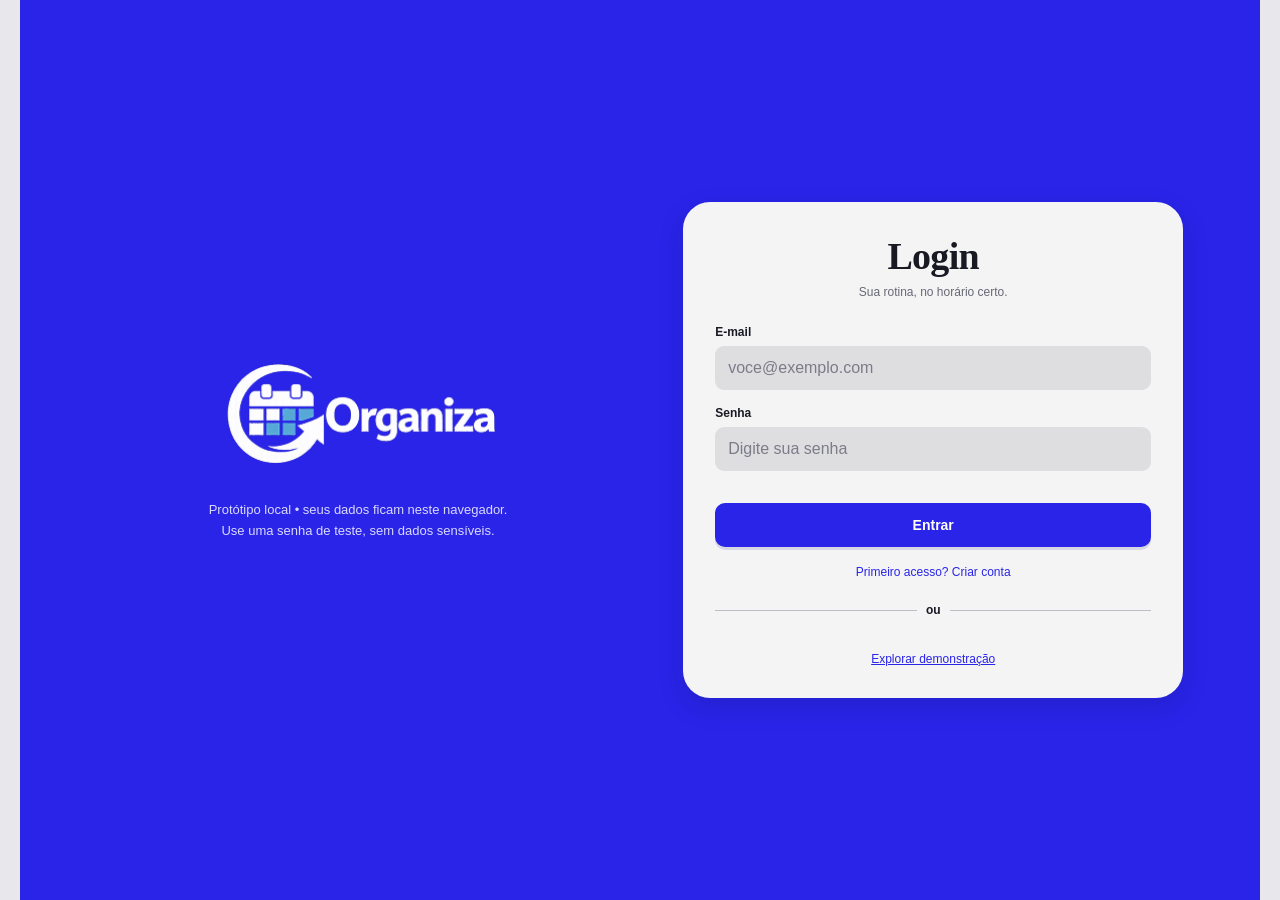
<file: index.html>
<!DOCTYPE html>
<html lang="pt-BR">
<head>
  <meta charset="UTF-8">
  <meta name="viewport" content="width=device-width, initial-scale=1, viewport-fit=cover">
  <meta name="theme-color" content="#2924e8">
  <meta name="description" content="Organiza: seus cursos, turmas e horários em um só lugar.">
  <title>Login | Organiza</title>
  <link rel="icon" type="image/png" href="assets/logo.png">
  <link rel="stylesheet" href="style.css?v=desktop-2">
  <script src="dados.js?v=perfis-2" defer></script>
  <script src="app.js?v=perfis-2" defer></script>
</head>
<body data-page="login">
  <div id="app" class="app">
<main class="auth">
  <div class="brand">
  <span class="brand-space">
    <img class="brand-image" src="assets/logo.png" width="278" height="119" alt="Organiza" onerror="this.hidden = true">
  </span>
</div>
  <section class="auth-card">
    <h1>Login</h1>
    <p class="muted">Sua rotina, no horário certo.</p>
    <form id="auth-form">
      
      <label>E-mail<input type="email" name="email" autocomplete="username" placeholder="voce@exemplo.com" maxlength="120" required></label>
      <label>Senha<input type="password" name="password" autocomplete="current-password" placeholder="Digite sua senha" minlength="6" maxlength="128" required></label>
      <p id="auth-error" class="form-error" role="alert"></p>
      <button class="primary full" type="submit">Entrar</button>
    </form>
    <a class="auth-switch" href="cadastro.html">Primeiro acesso? Criar conta</a>
    <div class="divider">ou</div>
    <button class="auth-switch" data-action="demo">Explorar demonstração</button>
  </section>
  <p class="auth-foot">Protótipo local • seus dados ficam neste navegador.<br>Use uma senha de teste, sem dados sensíveis.</p>
</main>
  </div>
  <dialog id="modal" aria-labelledby="modal-title">
    <div class="modal-head">
      <h2 id="modal-title"></h2>
      <button class="icon-button" data-action="close" aria-label="Fechar"><svg aria-hidden="true" viewBox="0 0 24 24"><path d="m6 6 12 12M6 18 18 6"/></svg></button>
    </div>
    <div id="modal-content"></div>
  </dialog>
  <div id="toast" role="status" aria-live="polite"></div>


<template id="message-template">
  <p data-message></p>
  <button class="primary full dialog-space" data-action="close">Entendi</button>
</template>
<template id="delete-template">
  <p>Excluir <b data-item-name></b>? <span data-class-warning hidden>As aulas desta turma também serão excluídas. </span>Esta ação não pode ser desfeita.</p>
  <div class="modal-actions">
    <button class="secondary" data-action="close">Cancelar</button>
    <button class="danger" data-confirm-delete>Excluir</button>
  </div>
</template>
<template id="empty-template">
  <div class="empty"><strong data-empty-title></strong><span data-empty-description></span></div>
</template>

</body>
</html>
</file>
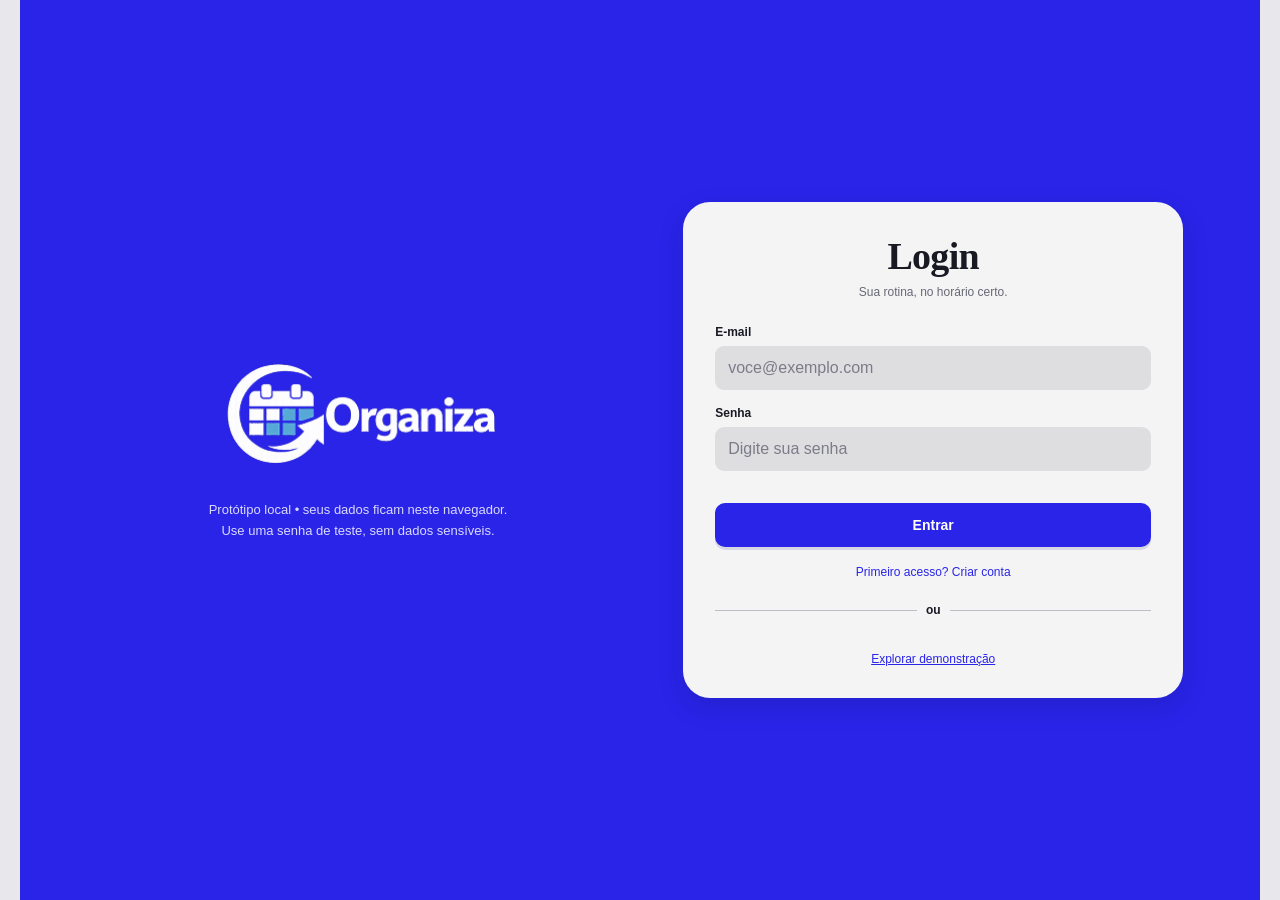
<file: ajustes.html>
<!DOCTYPE html>
<html lang="pt-BR">
<head>
  <meta charset="UTF-8">
  <meta name="viewport" content="width=device-width, initial-scale=1, viewport-fit=cover">
  <meta name="theme-color" content="#2924e8">
  <meta name="description" content="Organiza: seus cursos, turmas e horários em um só lugar.">
  <title>Ajustes | Organiza</title>
  <link rel="icon" type="image/png" href="assets/logo.png">
  <link rel="stylesheet" href="style.css?v=desktop-2">
  <script src="dados.js?v=perfis-2" defer></script>
  <script src="app.js?v=perfis-2" defer></script>
</head>
<body data-page="settings">
  <div id="app" class="app">
<header class="topbar">
  <div class="brand-row">
    <div class="brand">
  <span class="brand-space">
    <img class="brand-image" src="assets/logo.png" width="278" height="119" alt="Organiza" onerror="this.hidden = true">
  </span>
</div>
    <a class="icon-button" href="avisos.html" aria-label="Ver notificações"><svg aria-hidden="true" viewBox="0 0 24 24"><path d="M18 8a6 6 0 0 0-12 0c0 7-3 7-3 9h18c0-2-3-2-3-9M10 21h4"/></svg><span class="notification-dot" data-notification hidden></span></a>
  </div>
  <h1 id="page-title">Ajustes</h1>
  <p class="subtitle">Gerencie seu perfil e a sessão neste navegador.</p>
</header>
<main class="content">

<section class="card settings-panel" aria-labelledby="settings-profile-title">
  <div class="settings-profile">
    <div class="avatar"><svg aria-hidden="true" viewBox="0 0 24 24"><path d="M16 7a4 4 0 1 1-8 0 4 4 0 0 1 8 0ZM4 21v-2a8 8 0 0 1 16 0v2"/></svg></div>
    <div>
      <h2 id="settings-profile-title">Perfil atual</h2>
      <p id="current-role"></p>
    </div>
  </div>
  <a class="settings-action" href="perfis.html">
    <span>Trocar perfil</span>
    <svg aria-hidden="true" viewBox="0 0 24 24"><path d="m9 6 6 6-6 6"/></svg>
  </a>
  <button class="settings-action settings-logout" type="button" data-action="logout">
    <span>Sair da conta</span>
    <svg aria-hidden="true" viewBox="0 0 24 24"><path d="M10 4H5v16h5m-1-8h12m-4-4 4 4-4 4"/></svg>
  </button>
</section>
</main>
<nav class="bottom-nav" aria-label="Navegação principal">
  <a class="nav-item" href="inicio.html" ><svg aria-hidden="true" viewBox="0 0 24 24"><path d="M3 10.5 12 3l9 7.5M5 9v12h5v-6h4v6h5V9"/></svg><span>Início</span></a>
  <a class="nav-item" href="cursos.html" data-manager-only><svg aria-hidden="true" viewBox="0 0 24 24"><path d="M3 7a2 2 0 0 1 2-2h5l2 2h7a2 2 0 0 1 2 2v9a2 2 0 0 1-2 2H5a2 2 0 0 1-2-2z"/></svg><span>Cadastros</span></a>
  <a class="nav-item" href="horarios.html" ><svg aria-hidden="true" viewBox="0 0 24 24"><path d="M7 3v4m10-4v4M4 10h16M6 5h12a2 2 0 0 1 2 2v12a2 2 0 0 1-2 2H6a2 2 0 0 1-2-2V7a2 2 0 0 1 2-2Zm2 9h2m4 0h2m-8 3h2"/></svg><span>Horários</span></a>
  <a class="nav-item" href="assistente.html" data-manager-only>
    <svg aria-hidden="true" viewBox="0 0 24 24"><path d="M7 4h10a4 4 0 0 1 4 4v6a4 4 0 0 1-4 4H9l-5 3v-5a4 4 0 0 1-1-2V8a4 4 0 0 1 4-4Zm1 6h8m-8 4h5"/></svg>
    <span>Assistente</span>
  </a>
  <a class="nav-item active" href="ajustes.html"  aria-current="page"><svg aria-hidden="true" viewBox="0 0 24 24"><path d="M4 7h16M4 12h16M4 17h16M8 5v4m8 1v4m-6 1v4"/></svg><span>Ajustes</span></a>
</nav>
  </div>
  <dialog id="modal" aria-labelledby="modal-title">
    <div class="modal-head">
      <h2 id="modal-title"></h2>
      <button class="icon-button" data-action="close" aria-label="Fechar"><svg aria-hidden="true" viewBox="0 0 24 24"><path d="m6 6 12 12M6 18 18 6"/></svg></button>
    </div>
    <div id="modal-content"></div>
  </dialog>
  <div id="toast" role="status" aria-live="polite"></div>


<template id="message-template">
  <p data-message></p>
  <button class="primary full dialog-space" data-action="close">Entendi</button>
</template>
<template id="delete-template">
  <p>Excluir <b data-item-name></b>? <span data-class-warning hidden>As aulas desta turma também serão excluídas. </span>Esta ação não pode ser desfeita.</p>
  <div class="modal-actions">
    <button class="secondary" data-action="close">Cancelar</button>
    <button class="danger" data-confirm-delete>Excluir</button>
  </div>
</template>
<template id="empty-template">
  <div class="empty"><strong data-empty-title></strong><span data-empty-description></span></div>
</template>

</body>
</html>
</file>
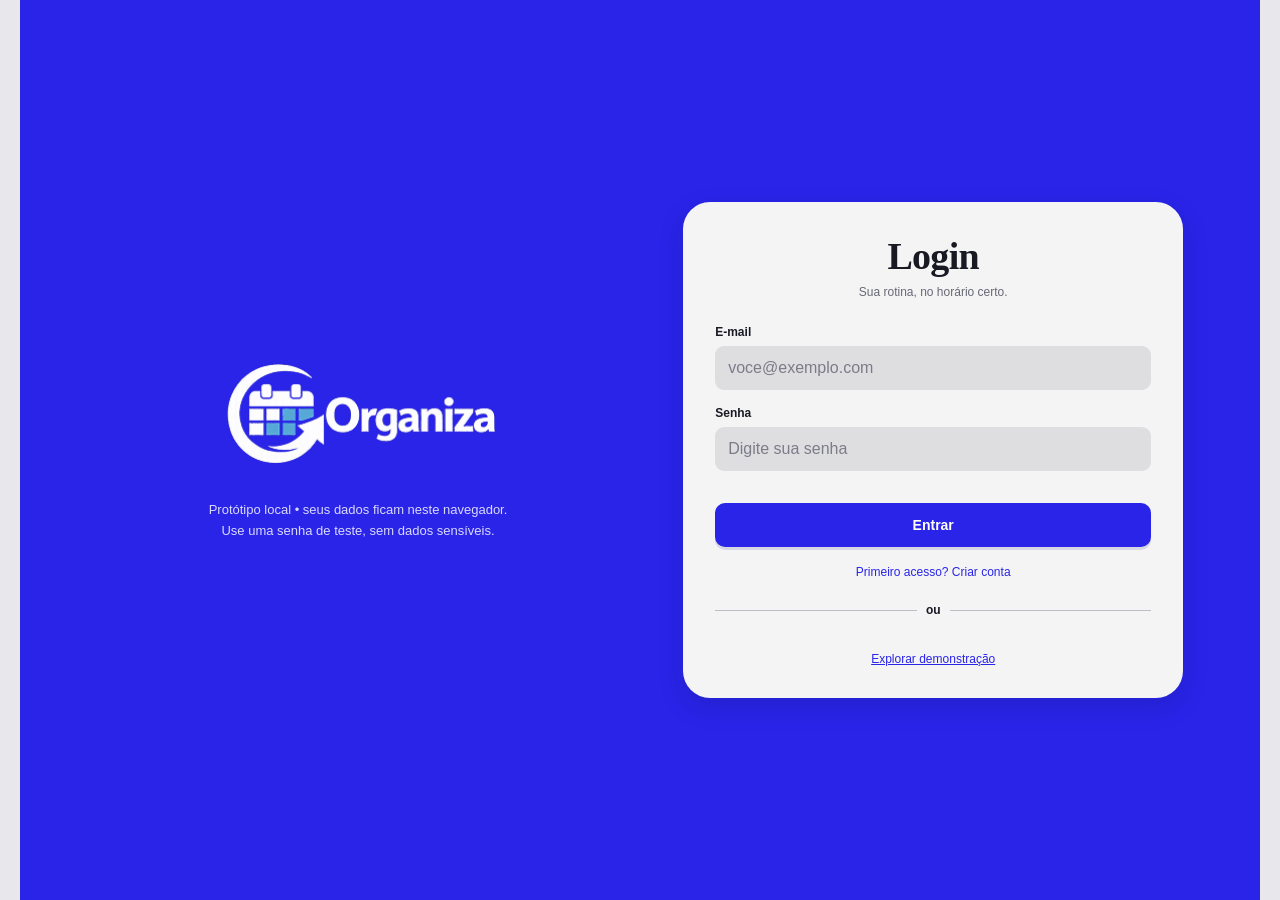
<file: assistente.html>
<!DOCTYPE html>
<html lang="pt-BR">
<head>
  <meta charset="UTF-8">
  <meta name="viewport" content="width=device-width, initial-scale=1, viewport-fit=cover">
  <meta name="theme-color" content="#2924e8">
  <meta name="description" content="Organiza: seus cursos, turmas e horários em um só lugar.">
  <title>Organiza IA | Organiza</title>
  <link rel="icon" type="image/png" href="assets/logo.png">
  <link rel="stylesheet" href="style.css?v=desktop-2">
  <script src="dados.js?v=perfis-2" defer></script>
  <script src="app.js?v=perfis-2" defer></script>
</head>
<body data-page="ai">
  <div id="app" class="app">
<header class="topbar">
  <div class="brand-row">
    <div class="brand">
  <span class="brand-space">
    <img class="brand-image" src="assets/logo.png" width="278" height="119" alt="Organiza" onerror="this.hidden = true">
  </span>
</div>
    <a class="icon-button" href="avisos.html" aria-label="Ver notificações"><svg aria-hidden="true" viewBox="0 0 24 24"><path d="M18 8a6 6 0 0 0-12 0c0 7-3 7-3 9h18c0-2-3-2-3-9M10 21h4"/></svg><span class="notification-dot" data-notification hidden></span></a>
  </div>
  <h1 id="page-title">Organiza IA</h1>
  <p class="subtitle">Assistente em desenvolvimento.</p>
</header>
<main class="content">

<section class="ai-intro">
  <h2>Modelo de teste</h2>
  <p>Este assistente é um modelo de teste e ainda não está configurado.</p>
</section>
<article class="card ai-hero">
  <div class="row"><div>
    <h3>Assistente de horários</h3>
    <p>As mensagens enviadas mostram apenas o aviso de teste. O assistente não altera horários ou salas.</p>
    <span class="badge">Ainda em desenvolvimento</span>
  </div></div>
</article>
<section class="card assistant-card">
  <h3>Testar assistente</h3>
  <a class="prompt-link" href="chat.html"><span>Digite uma mensagem de teste</span><svg aria-hidden="true" viewBox="0 0 24 24"><path d="M4 12h16m-6-6 6 6-6 6"/></svg></a>
</section>
<section class="card notice">
  <h3>Alertas <span class="warning">⚠</span></h3>
  <p data-alert-summary>Conferindo os horários...</p>
  <a class="link-button" href="avisos.html">Conferir avisos →</a>
</section>
<p class="tiny muted ai-foot">O assistente ainda não está configurado.</p>

</main>
<nav class="bottom-nav" aria-label="Navegação principal">
  <a class="nav-item" href="inicio.html" ><svg aria-hidden="true" viewBox="0 0 24 24"><path d="M3 10.5 12 3l9 7.5M5 9v12h5v-6h4v6h5V9"/></svg><span>Início</span></a>
  <a class="nav-item" href="cursos.html" data-manager-only><svg aria-hidden="true" viewBox="0 0 24 24"><path d="M3 7a2 2 0 0 1 2-2h5l2 2h7a2 2 0 0 1 2 2v9a2 2 0 0 1-2 2H5a2 2 0 0 1-2-2z"/></svg><span>Cadastros</span></a>
  <a class="nav-item" href="horarios.html" ><svg aria-hidden="true" viewBox="0 0 24 24"><path d="M7 3v4m10-4v4M4 10h16M6 5h12a2 2 0 0 1 2 2v12a2 2 0 0 1-2 2H6a2 2 0 0 1-2-2V7a2 2 0 0 1 2-2Zm2 9h2m4 0h2m-8 3h2"/></svg><span>Horários</span></a>
  <a class="nav-item active" href="assistente.html" data-manager-only aria-current="page">
    <svg aria-hidden="true" viewBox="0 0 24 24"><path d="M7 4h10a4 4 0 0 1 4 4v6a4 4 0 0 1-4 4H9l-5 3v-5a4 4 0 0 1-1-2V8a4 4 0 0 1 4-4Zm1 6h8m-8 4h5"/></svg>
    <span>Assistente</span>
  </a>
  <a class="nav-item" href="ajustes.html" ><svg aria-hidden="true" viewBox="0 0 24 24"><path d="M4 7h16M4 12h16M4 17h16M8 5v4m8 1v4m-6 1v4"/></svg><span>Ajustes</span></a>
</nav>
  </div>
  <dialog id="modal" aria-labelledby="modal-title">
    <div class="modal-head">
      <h2 id="modal-title"></h2>
      <button class="icon-button" data-action="close" aria-label="Fechar"><svg aria-hidden="true" viewBox="0 0 24 24"><path d="m6 6 12 12M6 18 18 6"/></svg></button>
    </div>
    <div id="modal-content"></div>
  </dialog>
  <div id="toast" role="status" aria-live="polite"></div>


<template id="message-template">
  <p data-message></p>
  <button class="primary full dialog-space" data-action="close">Entendi</button>
</template>
<template id="delete-template">
  <p>Excluir <b data-item-name></b>? <span data-class-warning hidden>As aulas desta turma também serão excluídas. </span>Esta ação não pode ser desfeita.</p>
  <div class="modal-actions">
    <button class="secondary" data-action="close">Cancelar</button>
    <button class="danger" data-confirm-delete>Excluir</button>
  </div>
</template>
<template id="empty-template">
  <div class="empty"><strong data-empty-title></strong><span data-empty-description></span></div>
</template>

</body>
</html>
</file>
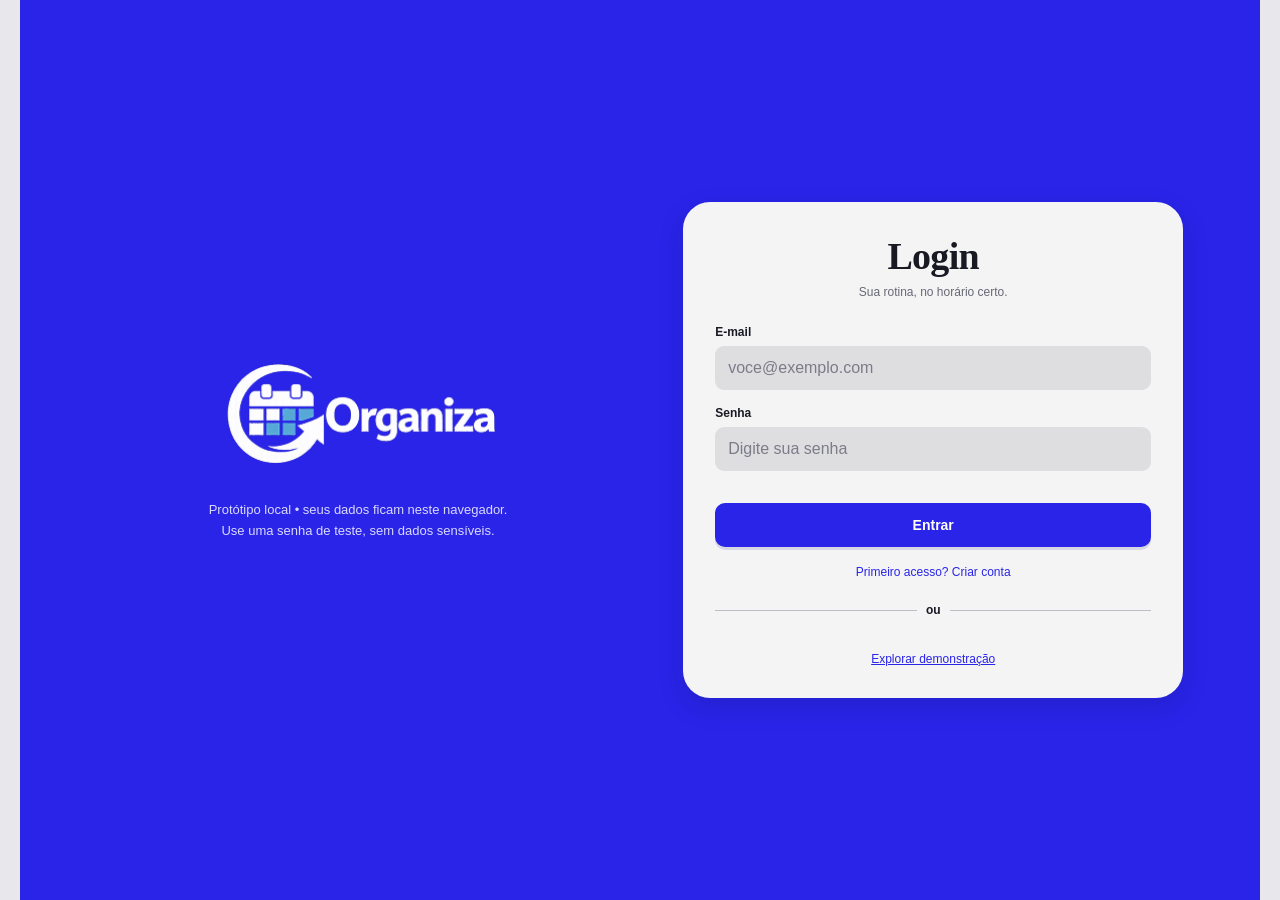
<file: avisos.html>
<!DOCTYPE html>
<html lang="pt-BR">
<head>
  <meta charset="UTF-8">
  <meta name="viewport" content="width=device-width, initial-scale=1, viewport-fit=cover">
  <meta name="theme-color" content="#2924e8">
  <meta name="description" content="Organiza: seus cursos, turmas e horários em um só lugar.">
  <title>Avisos e alterações | Organiza</title>
  <link rel="icon" type="image/png" href="assets/logo.png">
  <link rel="stylesheet" href="style.css?v=desktop-1">
  <script src="dados.js?v=conflito-demo-2" defer></script>
  <script src="app.js?v=perfis-2" defer></script>
</head>
<body data-page="notices">
  <div id="app" class="app">
<header class="topbar">
  <div class="brand-row">
    <div class="brand">
  <span class="brand-space">
    <img class="brand-image" src="assets/logo.png" width="278" height="119" alt="Organiza" onerror="this.hidden = true">
  </span>
</div>
    <a class="icon-button" href="avisos.html" aria-label="Ver notificações" aria-current="page"><svg aria-hidden="true" viewBox="0 0 24 24"><path d="M18 8a6 6 0 0 0-12 0c0 7-3 7-3 9h18c0-2-3-2-3-9M10 21h4"/></svg><span class="notification-dot" data-notification hidden></span></a>
  </div>
  <h1 id="page-title">Avisos e alterações</h1>
  <p class="subtitle">Acompanhe o que mudou na sua rotina.</p>
</header>
<main class="content responsive-content">

<section>
<div class="section-title"><h2>Alertas de horários</h2><span class="badge" id="conflict-count"></span></div>
<div class="stack" id="conflict-list"></div>
</section>
<section data-manager-only>
  <div class="section-title"><h2>Últimas alterações</h2></div>
  <div class="stack" id="history-list"></div>
</section>

</main>
<nav class="bottom-nav" aria-label="Navegação principal">
  <a class="nav-item" href="inicio.html" ><svg aria-hidden="true" viewBox="0 0 24 24"><path d="M3 10.5 12 3l9 7.5M5 9v12h5v-6h4v6h5V9"/></svg><span>Início</span></a>
  <a class="nav-item" href="cursos.html" data-manager-only><svg aria-hidden="true" viewBox="0 0 24 24"><path d="M3 7a2 2 0 0 1 2-2h5l2 2h7a2 2 0 0 1 2 2v9a2 2 0 0 1-2 2H5a2 2 0 0 1-2-2z"/></svg><span>Cadastros</span></a>
  <a class="nav-item" href="horarios.html" ><svg aria-hidden="true" viewBox="0 0 24 24"><path d="M7 3v4m10-4v4M4 10h16M6 5h12a2 2 0 0 1 2 2v12a2 2 0 0 1-2 2H6a2 2 0 0 1-2-2V7a2 2 0 0 1 2-2Zm2 9h2m4 0h2m-8 3h2"/></svg><span>Horários</span></a>
  <a class="nav-item" href="assistente.html" data-manager-only>
    <svg aria-hidden="true" viewBox="0 0 24 24"><path d="M7 4h10a4 4 0 0 1 4 4v6a4 4 0 0 1-4 4H9l-5 3v-5a4 4 0 0 1-1-2V8a4 4 0 0 1 4-4Zm1 6h8m-8 4h5"/></svg>
    <span>Assistente</span>
  </a>
  <a class="nav-item" href="ajustes.html" ><svg aria-hidden="true" viewBox="0 0 24 24"><path d="M4 7h16M4 12h16M4 17h16M8 5v4m8 1v4m-6 1v4"/></svg><span>Ajustes</span></a>
</nav>
  </div>
  <dialog id="modal" aria-labelledby="modal-title">
    <div class="modal-head">
      <h2 id="modal-title"></h2>
      <button class="icon-button" data-action="close" aria-label="Fechar"><svg aria-hidden="true" viewBox="0 0 24 24"><path d="m6 6 12 12M6 18 18 6"/></svg></button>
    </div>
    <div id="modal-content"></div>
  </dialog>
  <div id="toast" role="status" aria-live="polite"></div>
<template id="conflict-template">
  <article class="card alert-card">
    <h3 data-conflict-title></h3><p data-description></p>
    <button class="secondary full" data-edit="lessons" data-manager-only>Revisar aula</button>
  </article>
</template>
<template id="history-template">
  <article class="card"><p class="history-text" data-description></p><p class="tiny muted history-date" data-date></p></article>
</template>

<template id="message-template">
  <p data-message></p>
  <button class="primary full dialog-space" data-action="close">Entendi</button>
</template>
<template id="delete-template">
  <p>Excluir <b data-item-name></b>? <span data-class-warning hidden>As aulas desta turma também serão excluídas. </span>Esta ação não pode ser desfeita.</p>
  <div class="modal-actions">
    <button class="secondary" data-action="close">Cancelar</button>
    <button class="danger" data-confirm-delete>Excluir</button>
  </div>
</template>
<template id="empty-template">
  <div class="empty"><strong data-empty-title></strong><span data-empty-description></span></div>
</template>

</body>
</html>
</file>
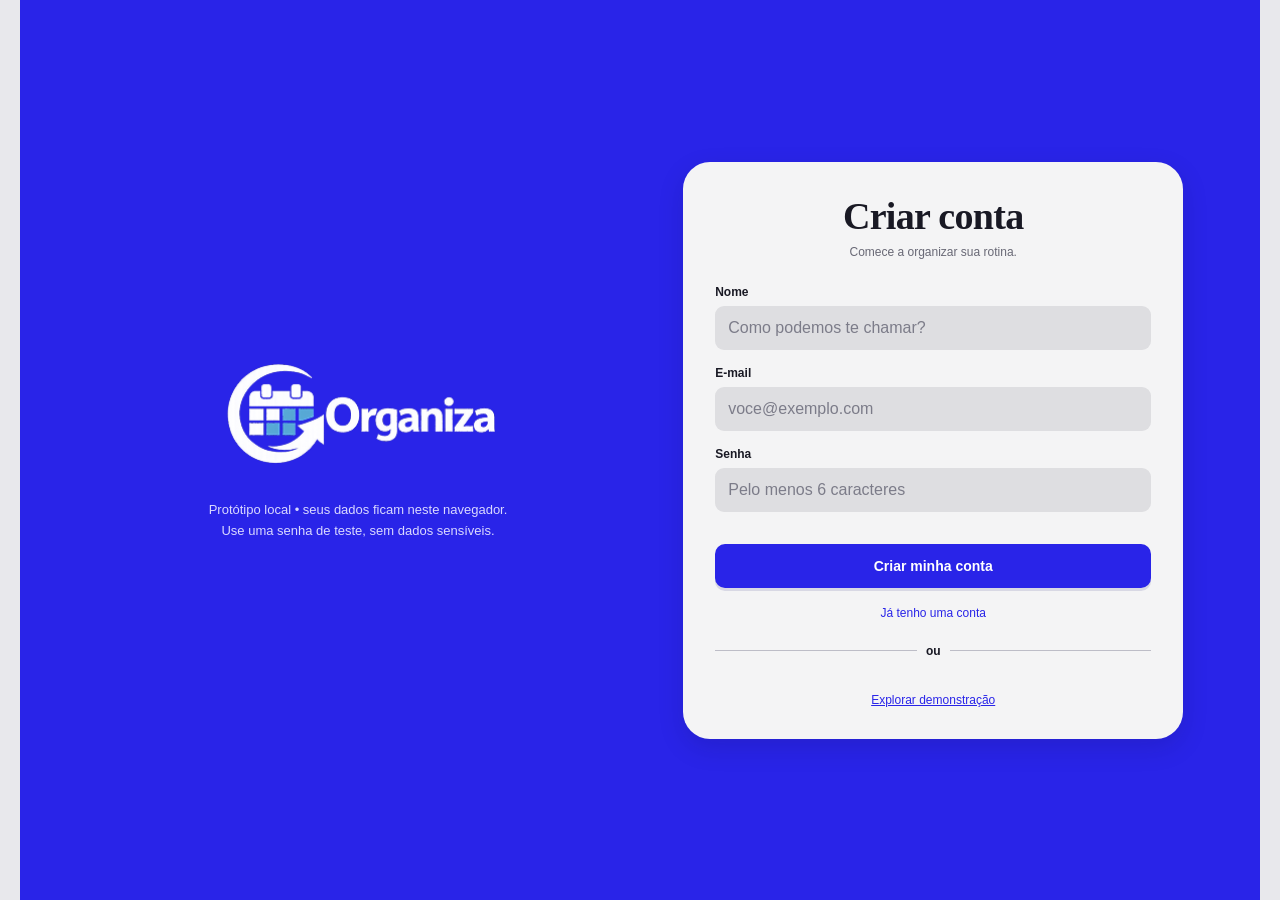
<file: cadastro.html>
<!DOCTYPE html>
<html lang="pt-BR">
<head>
  <meta charset="UTF-8">
  <meta name="viewport" content="width=device-width, initial-scale=1, viewport-fit=cover">
  <meta name="theme-color" content="#2924e8">
  <meta name="description" content="Organiza: seus cursos, turmas e horários em um só lugar.">
  <title>Criar conta | Organiza</title>
  <link rel="icon" type="image/png" href="assets/logo.png">
  <link rel="stylesheet" href="style.css?v=desktop-2">
  <script src="dados.js?v=perfis-2" defer></script>
  <script src="app.js?v=perfis-2" defer></script>
</head>
<body data-page="signup">
  <div id="app" class="app">
<main class="auth">
  <div class="brand">
  <span class="brand-space">
    <img class="brand-image" src="assets/logo.png" width="278" height="119" alt="Organiza" onerror="this.hidden = true">
  </span>
</div>
  <section class="auth-card">
    <h1>Criar conta</h1>
    <p class="muted">Comece a organizar sua rotina.</p>
    <form id="auth-form">
      <label>Nome<input name="name" autocomplete="name" placeholder="Como podemos te chamar?" maxlength="60" required></label>
      <label>E-mail<input type="email" name="email" autocomplete="username" placeholder="voce@exemplo.com" maxlength="120" required></label>
      <label>Senha<input type="password" name="password" autocomplete="new-password" placeholder="Pelo menos 6 caracteres" minlength="6" maxlength="128" required></label>
      <p id="auth-error" class="form-error" role="alert"></p>
      <button class="primary full" type="submit">Criar minha conta</button>
    </form>
    <a class="auth-switch" href="index.html">Já tenho uma conta</a>
    <div class="divider">ou</div>
    <button class="auth-switch" data-action="demo">Explorar demonstração</button>
  </section>
  <p class="auth-foot">Protótipo local • seus dados ficam neste navegador.<br>Use uma senha de teste, sem dados sensíveis.</p>
</main>
  </div>
  <dialog id="modal" aria-labelledby="modal-title">
    <div class="modal-head">
      <h2 id="modal-title"></h2>
      <button class="icon-button" data-action="close" aria-label="Fechar"><svg aria-hidden="true" viewBox="0 0 24 24"><path d="m6 6 12 12M6 18 18 6"/></svg></button>
    </div>
    <div id="modal-content"></div>
  </dialog>
  <div id="toast" role="status" aria-live="polite"></div>


<template id="message-template">
  <p data-message></p>
  <button class="primary full dialog-space" data-action="close">Entendi</button>
</template>
<template id="delete-template">
  <p>Excluir <b data-item-name></b>? <span data-class-warning hidden>As aulas desta turma também serão excluídas. </span>Esta ação não pode ser desfeita.</p>
  <div class="modal-actions">
    <button class="secondary" data-action="close">Cancelar</button>
    <button class="danger" data-confirm-delete>Excluir</button>
  </div>
</template>
<template id="empty-template">
  <div class="empty"><strong data-empty-title></strong><span data-empty-description></span></div>
</template>

</body>
</html>
</file>
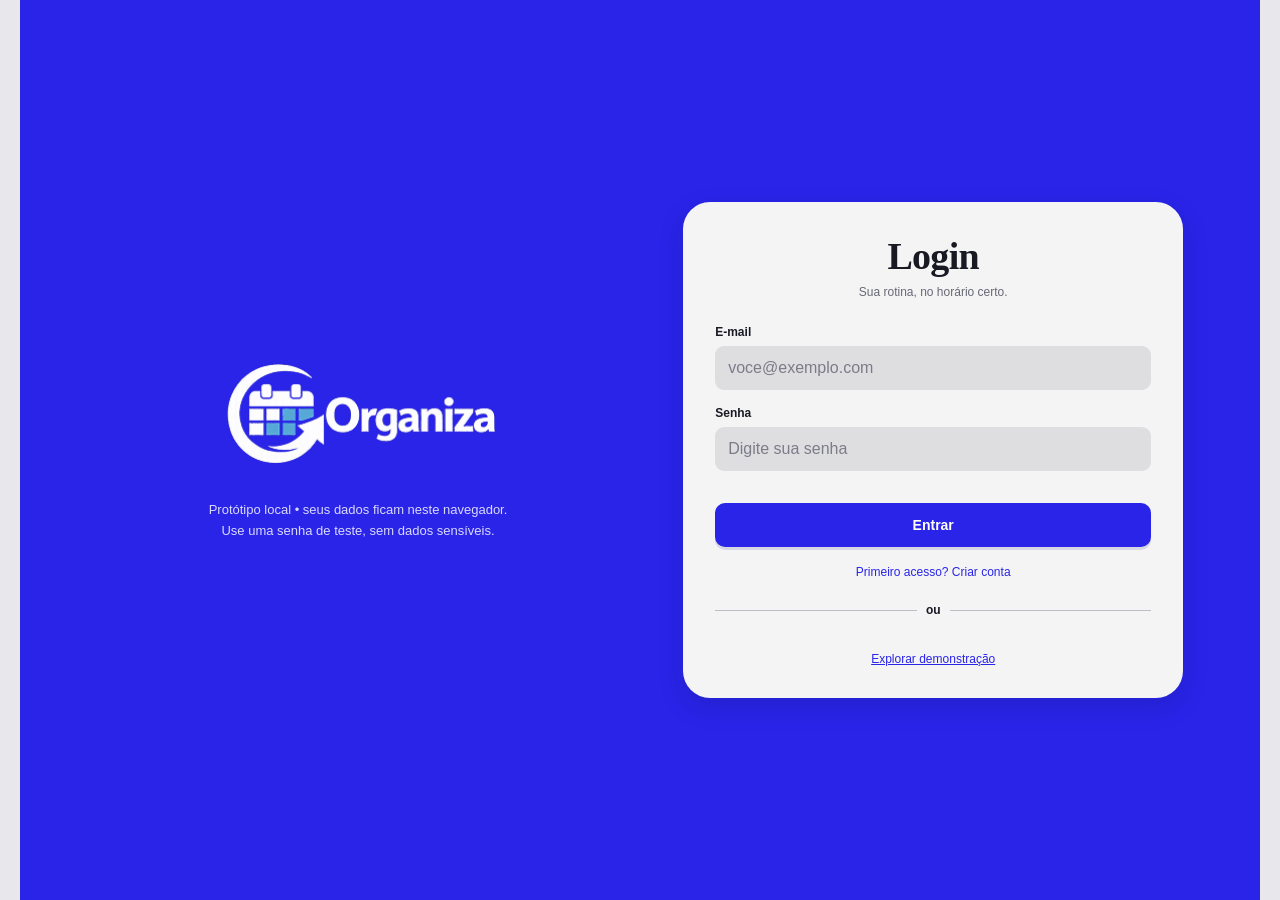
<file: chat.html>
<!DOCTYPE html>
<html lang="pt-BR">
<head>
  <meta charset="UTF-8">
  <meta name="viewport" content="width=device-width, initial-scale=1, viewport-fit=cover">
  <meta name="theme-color" content="#2924e8">
  <meta name="description" content="Organiza: seus cursos, turmas e horários em um só lugar.">
  <title>Organiza IA | Organiza</title>
  <link rel="icon" type="image/png" href="assets/logo.png">
  <link rel="stylesheet" href="style.css?v=desktop-2">
  <script src="dados.js?v=perfis-2" defer></script>
  <script src="app.js?v=perfis-2" defer></script>
</head>
<body data-page="chat">
  <div id="app" class="app">
<header class="topbar">
  <div class="brand-row">
    <div class="brand">
  <span class="brand-space">
    <img class="brand-image" src="assets/logo.png" width="278" height="119" alt="Organiza" onerror="this.hidden = true">
  </span>
</div>
    <a class="icon-button" href="avisos.html" aria-label="Ver notificações"><svg aria-hidden="true" viewBox="0 0 24 24"><path d="M18 8a6 6 0 0 0-12 0c0 7-3 7-3 9h18c0-2-3-2-3-9M10 21h4"/></svg><span class="notification-dot" data-notification hidden></span></a>
  </div>
  <h1 id="page-title">Organiza IA</h1>
  <p class="subtitle">Assistente em desenvolvimento.</p>
</header>
<main class="content chat-content">

<p class="chat-tag">Modelo de teste • ainda não configurado</p>
<div id="chat-intro">
  <div class="bubble assistant">Olá, <span id="chat-name"></span>! Este assistente é um modelo de teste e ainda não está configurado.</div>
</div>
<div id="messages"></div>
<form id="chat-form" class="chat-form">
  <input name="message" aria-label="Mensagem para o assistente" placeholder="Digite uma mensagem de teste" maxlength="500" required autocomplete="off">
  <button class="primary" aria-label="Enviar mensagem" type="submit"><svg aria-hidden="true" viewBox="0 0 24 24"><path d="M4 12h16m-6-6 6 6-6 6"/></svg></button>
</form>

</main>
<nav class="bottom-nav" aria-label="Navegação principal">
  <a class="nav-item" href="inicio.html" ><svg aria-hidden="true" viewBox="0 0 24 24"><path d="M3 10.5 12 3l9 7.5M5 9v12h5v-6h4v6h5V9"/></svg><span>Início</span></a>
  <a class="nav-item" href="cursos.html" data-manager-only><svg aria-hidden="true" viewBox="0 0 24 24"><path d="M3 7a2 2 0 0 1 2-2h5l2 2h7a2 2 0 0 1 2 2v9a2 2 0 0 1-2 2H5a2 2 0 0 1-2-2z"/></svg><span>Cadastros</span></a>
  <a class="nav-item" href="horarios.html" ><svg aria-hidden="true" viewBox="0 0 24 24"><path d="M7 3v4m10-4v4M4 10h16M6 5h12a2 2 0 0 1 2 2v12a2 2 0 0 1-2 2H6a2 2 0 0 1-2-2V7a2 2 0 0 1 2-2Zm2 9h2m4 0h2m-8 3h2"/></svg><span>Horários</span></a>
  <a class="nav-item active" href="assistente.html" data-manager-only>
    <svg aria-hidden="true" viewBox="0 0 24 24"><path d="M7 4h10a4 4 0 0 1 4 4v6a4 4 0 0 1-4 4H9l-5 3v-5a4 4 0 0 1-1-2V8a4 4 0 0 1 4-4Zm1 6h8m-8 4h5"/></svg>
    <span>Assistente</span>
  </a>
  <a class="nav-item" href="ajustes.html" ><svg aria-hidden="true" viewBox="0 0 24 24"><path d="M4 7h16M4 12h16M4 17h16M8 5v4m8 1v4m-6 1v4"/></svg><span>Ajustes</span></a>
</nav>
  </div>
  <dialog id="modal" aria-labelledby="modal-title">
    <div class="modal-head">
      <h2 id="modal-title"></h2>
      <button class="icon-button" data-action="close" aria-label="Fechar"><svg aria-hidden="true" viewBox="0 0 24 24"><path d="m6 6 12 12M6 18 18 6"/></svg></button>
    </div>
    <div id="modal-content"></div>
  </dialog>
  <div id="toast" role="status" aria-live="polite"></div>
<template id="bubble-template">
  <div class="bubble"><span data-message></span>
  </div>
</template>

<template id="message-template">
  <p data-message></p>
  <button class="primary full dialog-space" data-action="close">Entendi</button>
</template>
<template id="delete-template">
  <p>Excluir <b data-item-name></b>? <span data-class-warning hidden>As aulas desta turma também serão excluídas. </span>Esta ação não pode ser desfeita.</p>
  <div class="modal-actions">
    <button class="secondary" data-action="close">Cancelar</button>
    <button class="danger" data-confirm-delete>Excluir</button>
  </div>
</template>
<template id="empty-template">
  <div class="empty"><strong data-empty-title></strong><span data-empty-description></span></div>
</template>

</body>
</html>
</file>
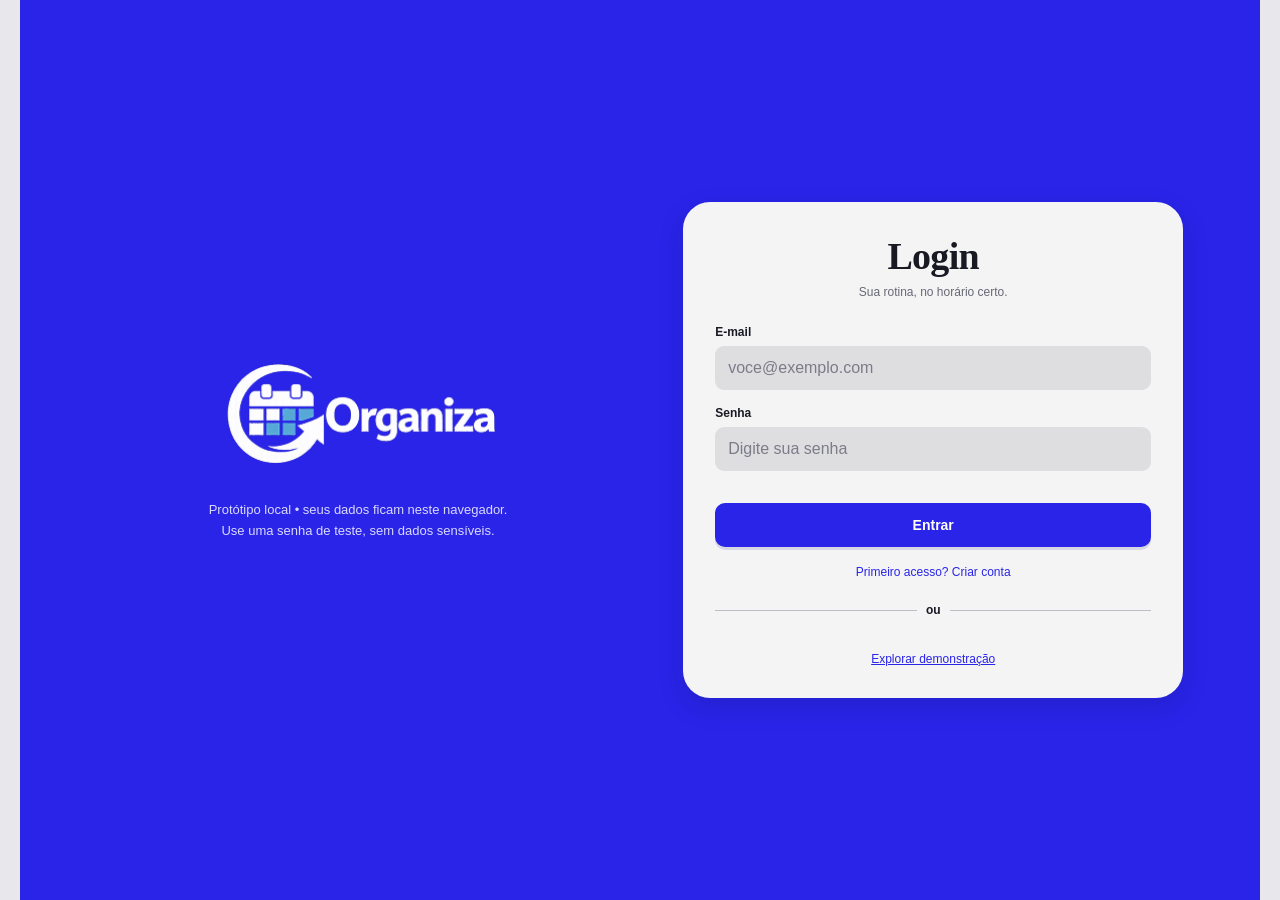
<file: colaboradores.html>
<!DOCTYPE html>
<html lang="pt-BR">
<head>
  <meta charset="UTF-8">
  <meta name="viewport" content="width=device-width, initial-scale=1, viewport-fit=cover">
  <meta name="theme-color" content="#2924e8">
  <meta name="description" content="Organiza: seus cursos, turmas e horários em um só lugar.">
  <title>Colaboradores | Organiza</title>
  <link rel="icon" type="image/png" href="assets/logo.png">
  <link rel="stylesheet" href="style.css?v=desktop-2">
  <script src="dados.js?v=perfis-2" defer></script>
  <script src="app.js?v=perfis-2" defer></script>
</head>
<body data-page="people">
  <div id="app" class="app">
<header class="topbar">
  <div class="brand-row">
    <div class="brand">
  <span class="brand-space">
    <img class="brand-image" src="assets/logo.png" width="278" height="119" alt="Organiza" onerror="this.hidden = true">
  </span>
</div>
    <a class="icon-button" href="avisos.html" aria-label="Ver notificações"><svg aria-hidden="true" viewBox="0 0 24 24"><path d="M18 8a6 6 0 0 0-12 0c0 7-3 7-3 9h18c0-2-3-2-3-9M10 21h4"/></svg><span class="notification-dot" data-notification hidden></span></a>
  </div>
  <h1 id="page-title">Colaboradores</h1>
  <p class="subtitle">Quem faz parte da sua rotina.</p>
</header>
<main class="content">
<nav class="records-nav" aria-label="Tipos de cadastro">
  <a href="cursos.html">Cursos</a>
  <a href="turmas.html">Turmas</a>
  <a href="salas.html">Salas</a>
  <a href="colaboradores.html" aria-current="page">Colaboradores</a>
</nav>

<div class="toolbar">
  <div class="search"><svg aria-hidden="true" viewBox="0 0 24 24"><path d="M16 10a6 6 0 1 1-12 0 6 6 0 0 1 12 0m-2 4 7 7"/></svg><input id="search" type="search" aria-label="Procurar colaboradores" placeholder="Procurar colaboradores…"></div>
  <button class="secondary" data-edit="people">+ Novo Colaborador</button>
</div>

<div id="entity-list" class="stack"></div>

</main>
<nav class="bottom-nav" aria-label="Navegação principal">
  <a class="nav-item" href="inicio.html" ><svg aria-hidden="true" viewBox="0 0 24 24"><path d="M3 10.5 12 3l9 7.5M5 9v12h5v-6h4v6h5V9"/></svg><span>Início</span></a>
  <a class="nav-item active" href="cursos.html" data-manager-only aria-current="location"><svg aria-hidden="true" viewBox="0 0 24 24"><path d="M3 7a2 2 0 0 1 2-2h5l2 2h7a2 2 0 0 1 2 2v9a2 2 0 0 1-2 2H5a2 2 0 0 1-2-2z"/></svg><span>Cadastros</span></a>
  <a class="nav-item" href="horarios.html" ><svg aria-hidden="true" viewBox="0 0 24 24"><path d="M7 3v4m10-4v4M4 10h16M6 5h12a2 2 0 0 1 2 2v12a2 2 0 0 1-2 2H6a2 2 0 0 1-2-2V7a2 2 0 0 1 2-2Zm2 9h2m4 0h2m-8 3h2"/></svg><span>Horários</span></a>
  <a class="nav-item" href="assistente.html" data-manager-only>
    <svg aria-hidden="true" viewBox="0 0 24 24"><path d="M7 4h10a4 4 0 0 1 4 4v6a4 4 0 0 1-4 4H9l-5 3v-5a4 4 0 0 1-1-2V8a4 4 0 0 1 4-4Zm1 6h8m-8 4h5"/></svg>
    <span>Assistente</span>
  </a>
  <a class="nav-item" href="ajustes.html" ><svg aria-hidden="true" viewBox="0 0 24 24"><path d="M4 7h16M4 12h16M4 17h16M8 5v4m8 1v4m-6 1v4"/></svg><span>Ajustes</span></a>
</nav>
  </div>
  <dialog id="modal" aria-labelledby="modal-title">
    <div class="modal-head">
      <h2 id="modal-title"></h2>
      <button class="icon-button" data-action="close" aria-label="Fechar"><svg aria-hidden="true" viewBox="0 0 24 24"><path d="m6 6 12 12M6 18 18 6"/></svg></button>
    </div>
    <div id="modal-content"></div>
  </dialog>
  <div id="toast" role="status" aria-live="polite"></div>
<template id="entity-template">
  <article class="card entity-card">
    <div class="row">
      <div class="avatar" data-entity-icon></div>
      <div class="grow"><h3 data-name></h3><p class="entity-meta" data-description></p></div>
      <a class="icon-button" data-course-link href="turmas.html" aria-label="Ver turmas"><svg aria-hidden="true" viewBox="0 0 24 24"><path d="M4 12h16m-6-6 6 6-6 6"/></svg></a>
    </div>
    <div class="entity-actions" data-manager-only>
  <button class="edit-button" data-edit aria-label="Editar"><svg aria-hidden="true" viewBox="0 0 24 24"><path d="m15 3 6 6M3 21l5-1L21 7l-5-5L3 15Z"/></svg></button>
  <button class="edit-button delete" data-delete aria-label="Excluir"><svg aria-hidden="true" viewBox="0 0 24 24"><path d="M3 6h18M9 6V3h6v3M5 6l1 15h12l1-15M10 10v7m4-7v7"/></svg></button>
</div>
  </article>
</template><template id="edit-template">
  <form id="edit-form">
    <label>Nome<input name="name" type="text" required maxlength="60"></label><label>Área ou disciplina<input name="subject" type="text" required maxlength="60"></label>
    <p id="edit-error" class="form-error" role="alert"></p>
    <div class="modal-actions">
      <button type="button" class="secondary" data-action="close">Cancelar</button>
      <button class="primary" type="submit">Salvar</button>
    </div>
  </form>
</template>

<template id="message-template">
  <p data-message></p>
  <button class="primary full dialog-space" data-action="close">Entendi</button>
</template>
<template id="delete-template">
  <p>Excluir <b data-item-name></b>? <span data-class-warning hidden>As aulas desta turma também serão excluídas. </span>Esta ação não pode ser desfeita.</p>
  <div class="modal-actions">
    <button class="secondary" data-action="close">Cancelar</button>
    <button class="danger" data-confirm-delete>Excluir</button>
  </div>
</template>
<template id="empty-template">
  <div class="empty"><strong data-empty-title></strong><span data-empty-description></span></div>
</template>

</body>
</html>
</file>
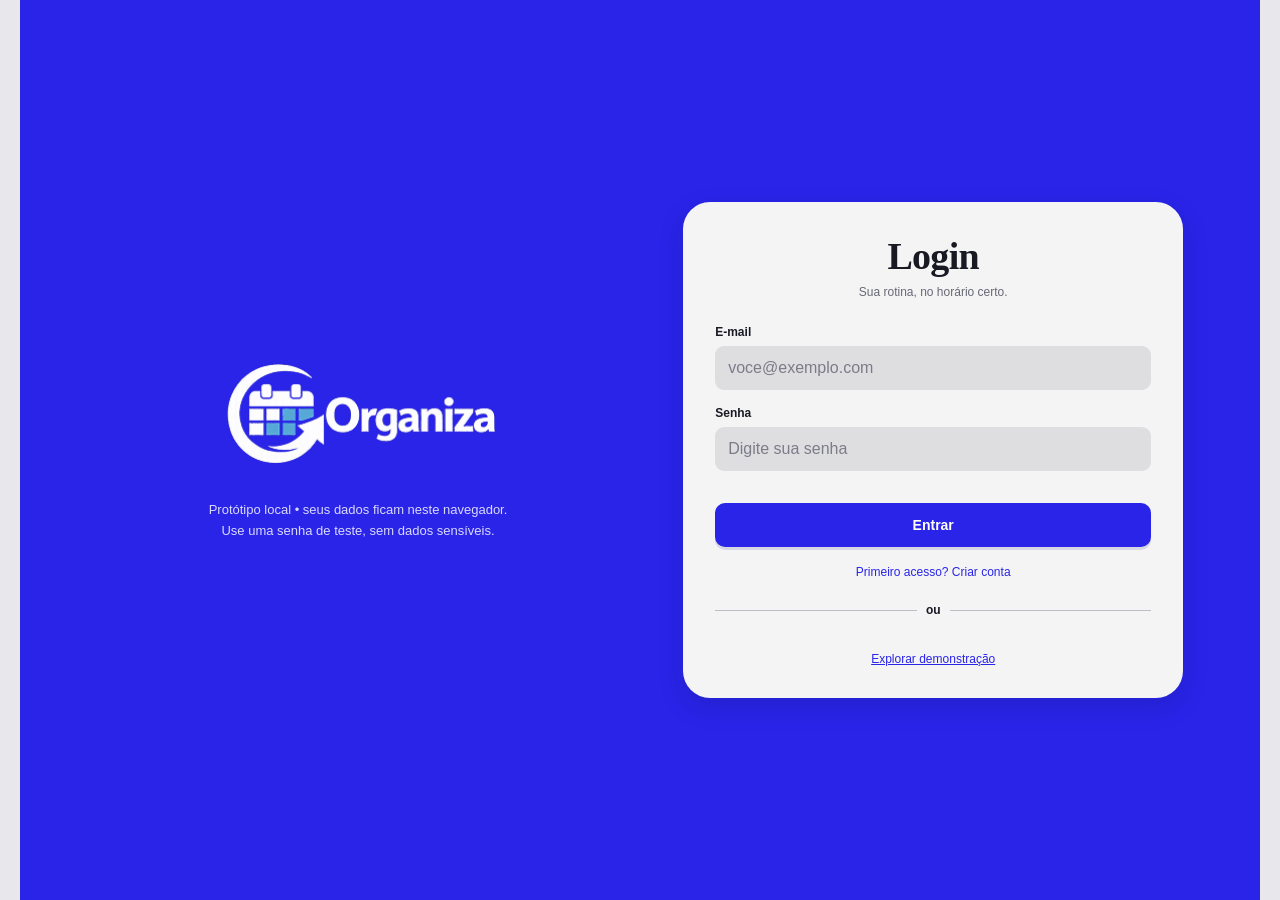
<file: cursos.html>
<!DOCTYPE html>
<html lang="pt-BR">
<head>
  <meta charset="UTF-8">
  <meta name="viewport" content="width=device-width, initial-scale=1, viewport-fit=cover">
  <meta name="theme-color" content="#2924e8">
  <meta name="description" content="Organiza: seus cursos, turmas e horários em um só lugar.">
  <title>Cursos | Organiza</title>
  <link rel="icon" type="image/png" href="assets/logo.png">
  <link rel="stylesheet" href="style.css?v=desktop-2">
  <script src="dados.js?v=perfis-2" defer></script>
  <script src="app.js?v=perfis-2" defer></script>
</head>
<body data-page="courses">
  <div id="app" class="app">
<header class="topbar">
  <div class="brand-row">
    <div class="brand">
  <span class="brand-space">
    <img class="brand-image" src="assets/logo.png" width="278" height="119" alt="Organiza" onerror="this.hidden = true">
  </span>
</div>
    <a class="icon-button" href="avisos.html" aria-label="Ver notificações"><svg aria-hidden="true" viewBox="0 0 24 24"><path d="M18 8a6 6 0 0 0-12 0c0 7-3 7-3 9h18c0-2-3-2-3-9M10 21h4"/></svg><span class="notification-dot" data-notification hidden></span></a>
  </div>
  <h1 id="page-title">Cursos</h1>
  <p class="subtitle">Conheça os cursos cadastrados.</p>
</header>
<main class="content">
<nav class="records-nav" aria-label="Tipos de cadastro">
  <a href="cursos.html" aria-current="page">Cursos</a>
  <a href="turmas.html">Turmas</a>
  <a href="salas.html">Salas</a>
  <a href="colaboradores.html">Colaboradores</a>
</nav>

<div class="toolbar">
  <div class="search"><svg aria-hidden="true" viewBox="0 0 24 24"><path d="M16 10a6 6 0 1 1-12 0 6 6 0 0 1 12 0m-2 4 7 7"/></svg><input id="search" type="search" aria-label="Procurar cursos" placeholder="Procurar cursos…"></div>
  <button class="secondary" data-edit="courses">+ Novo Curso</button>
</div>

<div id="entity-list" class="stack"></div>

</main>
<nav class="bottom-nav" aria-label="Navegação principal">
  <a class="nav-item" href="inicio.html" ><svg aria-hidden="true" viewBox="0 0 24 24"><path d="M3 10.5 12 3l9 7.5M5 9v12h5v-6h4v6h5V9"/></svg><span>Início</span></a>
  <a class="nav-item active" href="cursos.html" data-manager-only aria-current="page"><svg aria-hidden="true" viewBox="0 0 24 24"><path d="M3 7a2 2 0 0 1 2-2h5l2 2h7a2 2 0 0 1 2 2v9a2 2 0 0 1-2 2H5a2 2 0 0 1-2-2z"/></svg><span>Cadastros</span></a>
  <a class="nav-item" href="horarios.html" ><svg aria-hidden="true" viewBox="0 0 24 24"><path d="M7 3v4m10-4v4M4 10h16M6 5h12a2 2 0 0 1 2 2v12a2 2 0 0 1-2 2H6a2 2 0 0 1-2-2V7a2 2 0 0 1 2-2Zm2 9h2m4 0h2m-8 3h2"/></svg><span>Horários</span></a>
  <a class="nav-item" href="assistente.html" data-manager-only>
    <svg aria-hidden="true" viewBox="0 0 24 24"><path d="M7 4h10a4 4 0 0 1 4 4v6a4 4 0 0 1-4 4H9l-5 3v-5a4 4 0 0 1-1-2V8a4 4 0 0 1 4-4Zm1 6h8m-8 4h5"/></svg>
    <span>Assistente</span>
  </a>
  <a class="nav-item" href="ajustes.html" ><svg aria-hidden="true" viewBox="0 0 24 24"><path d="M4 7h16M4 12h16M4 17h16M8 5v4m8 1v4m-6 1v4"/></svg><span>Ajustes</span></a>
</nav>
  </div>
  <dialog id="modal" aria-labelledby="modal-title">
    <div class="modal-head">
      <h2 id="modal-title"></h2>
      <button class="icon-button" data-action="close" aria-label="Fechar"><svg aria-hidden="true" viewBox="0 0 24 24"><path d="m6 6 12 12M6 18 18 6"/></svg></button>
    </div>
    <div id="modal-content"></div>
  </dialog>
  <div id="toast" role="status" aria-live="polite"></div>
<template id="entity-template">
  <article class="card entity-card">
    <div class="row">
      <div class="avatar" data-entity-icon></div>
      <div class="grow"><h3 data-name></h3><p class="entity-meta" data-description></p></div>
      <a class="icon-button" data-course-link href="turmas.html" aria-label="Ver turmas"><svg aria-hidden="true" viewBox="0 0 24 24"><path d="M4 12h16m-6-6 6 6-6 6"/></svg></a>
    </div>
    <div class="entity-actions" data-manager-only>
  <button class="edit-button" data-edit aria-label="Editar"><svg aria-hidden="true" viewBox="0 0 24 24"><path d="m15 3 6 6M3 21l5-1L21 7l-5-5L3 15Z"/></svg></button>
  <button class="edit-button delete" data-delete aria-label="Excluir"><svg aria-hidden="true" viewBox="0 0 24 24"><path d="M3 6h18M9 6V3h6v3M5 6l1 15h12l1-15M10 10v7m4-7v7"/></svg></button>
</div>
  </article>
</template><template id="edit-template">
  <form id="edit-form">
    <label>Nome do curso<input name="name" type="text" required maxlength="60"></label><label>Modalidade<input name="type" type="text" required maxlength="60"></label><label>Ícone<select name="icon" required><option value="monitor">Computador</option><option value="flask">Química</option><option value="bolt">Eletricidade</option><option value="settings">Mecânica</option><option value="book">Livro</option></select></label><label>Cor<select name="color" required><option value="purple">Roxo</option><option value="green">Verde</option><option value="brown">Marrom</option><option value="yellow">Amarelo</option><option value="pink">Rosa</option></select></label>
    <p id="edit-error" class="form-error" role="alert"></p>
    <div class="modal-actions">
      <button type="button" class="secondary" data-action="close">Cancelar</button>
      <button class="primary" type="submit">Salvar</button>
    </div>
  </form>
</template>

<template id="message-template">
  <p data-message></p>
  <button class="primary full dialog-space" data-action="close">Entendi</button>
</template>
<template id="delete-template">
  <p>Excluir <b data-item-name></b>? <span data-class-warning hidden>As aulas desta turma também serão excluídas. </span>Esta ação não pode ser desfeita.</p>
  <div class="modal-actions">
    <button class="secondary" data-action="close">Cancelar</button>
    <button class="danger" data-confirm-delete>Excluir</button>
  </div>
</template>
<template id="empty-template">
  <div class="empty"><strong data-empty-title></strong><span data-empty-description></span></div>
</template>

</body>
</html>
</file>
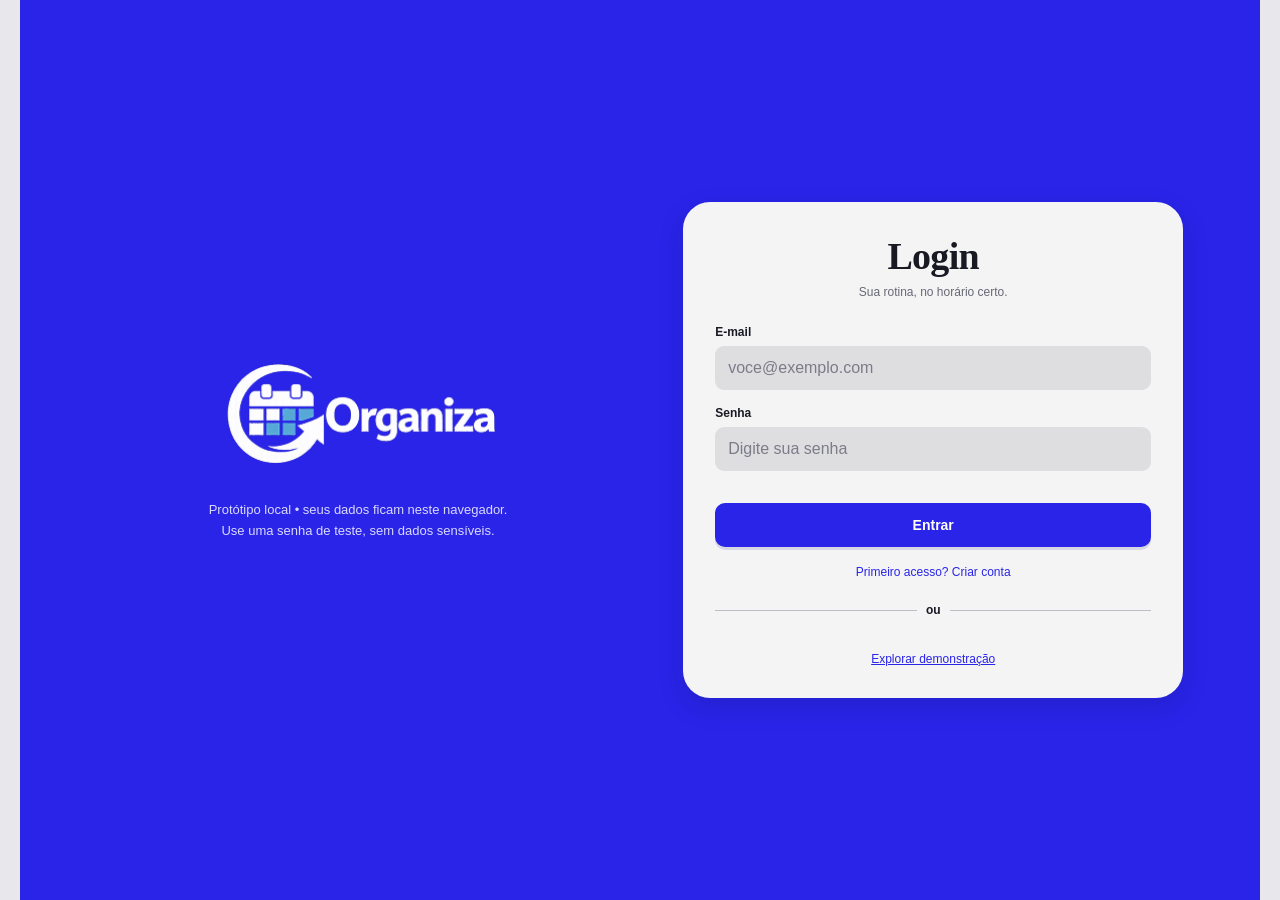
<file: horarios.html>
<!DOCTYPE html>
<html lang="pt-BR">
<head>
  <meta charset="UTF-8">
  <meta name="viewport" content="width=device-width, initial-scale=1, viewport-fit=cover">
  <meta name="theme-color" content="#2924e8">
  <meta name="description" content="Organiza: seus cursos, turmas e horários em um só lugar.">
  <title>Meus Horários | Organiza</title>
  <link rel="icon" type="image/png" href="assets/logo.png">
  <link rel="stylesheet" href="style.css?v=desktop-1">
  <script src="dados.js?v=perfis-2" defer></script>
  <script src="app.js?v=perfis-2" defer></script>
</head>
<body data-page="schedule">
  <div id="app" class="app">
<header class="topbar">
  <div class="brand-row">
    <div class="brand">
  <span class="brand-space">
    <img class="brand-image" src="assets/logo.png" width="278" height="119" alt="Organiza" onerror="this.hidden = true">
  </span>
</div>
    <a class="icon-button" href="avisos.html" aria-label="Ver notificações"><svg aria-hidden="true" viewBox="0 0 24 24"><path d="M18 8a6 6 0 0 0-12 0c0 7-3 7-3 9h18c0-2-3-2-3-9M10 21h4"/></svg><span class="notification-dot" data-notification hidden></span></a>
  </div>
  <h1 id="page-title">Meus Horários</h1>
  <p class="subtitle">Uma rotina organizada começa aqui.</p>
</header>
<main class="content responsive-content">

<p class="schedule-context" id="schedule-context" data-reader-only></p>
<label class="schedule-picker" data-manager-only>Turma<select id="schedule-class"></select></label>
<div class="weekdays" role="group" aria-label="Dia da semana"><button class="day" data-day="0" aria-pressed="false">Seg</button>
<button class="day" data-day="1" aria-pressed="false">Ter</button>
<button class="day" data-day="2" aria-pressed="false">Qua</button>
<button class="day" data-day="3" aria-pressed="false">Qui</button>
<button class="day" data-day="4" aria-pressed="false">Sex</button></div>
<div class="list-heading">
  <span id="schedule-summary"></span>
  <button class="secondary" data-edit="lessons" data-manager-only>+ Nova aula</button>
</div>
<div class="stack" id="lesson-list"></div>

</main>
<nav class="bottom-nav" aria-label="Navegação principal">
  <a class="nav-item" href="inicio.html" ><svg aria-hidden="true" viewBox="0 0 24 24"><path d="M3 10.5 12 3l9 7.5M5 9v12h5v-6h4v6h5V9"/></svg><span>Início</span></a>
  <a class="nav-item" href="cursos.html" data-manager-only><svg aria-hidden="true" viewBox="0 0 24 24"><path d="M3 7a2 2 0 0 1 2-2h5l2 2h7a2 2 0 0 1 2 2v9a2 2 0 0 1-2 2H5a2 2 0 0 1-2-2z"/></svg><span>Cadastros</span></a>
  <a class="nav-item active" href="horarios.html"  aria-current="page"><svg aria-hidden="true" viewBox="0 0 24 24"><path d="M7 3v4m10-4v4M4 10h16M6 5h12a2 2 0 0 1 2 2v12a2 2 0 0 1-2 2H6a2 2 0 0 1-2-2V7a2 2 0 0 1 2-2Zm2 9h2m4 0h2m-8 3h2"/></svg><span>Horários</span></a>
  <a class="nav-item" href="assistente.html" data-manager-only>
    <svg aria-hidden="true" viewBox="0 0 24 24"><path d="M7 4h10a4 4 0 0 1 4 4v6a4 4 0 0 1-4 4H9l-5 3v-5a4 4 0 0 1-1-2V8a4 4 0 0 1 4-4Zm1 6h8m-8 4h5"/></svg>
    <span>Assistente</span>
  </a>
  <a class="nav-item" href="ajustes.html" ><svg aria-hidden="true" viewBox="0 0 24 24"><path d="M4 7h16M4 12h16M4 17h16M8 5v4m8 1v4m-6 1v4"/></svg><span>Ajustes</span></a>
</nav>
  </div>
  <dialog id="modal" aria-labelledby="modal-title">
    <div class="modal-head">
      <h2 id="modal-title"></h2>
      <button class="icon-button" data-action="close" aria-label="Fechar"><svg aria-hidden="true" viewBox="0 0 24 24"><path d="m6 6 12 12M6 18 18 6"/></svg></button>
    </div>
    <div id="modal-content"></div>
  </dialog>
  <div id="toast" role="status" aria-live="polite"></div>
<template id="lesson-template">
  <article class="card lesson-card">
    <div class="row">
      <div class="avatar" data-lesson-icon></div>
      <div class="grow"><h3 data-subject></h3><p class="lesson-time" data-time></p></div>
      <button class="text-action" data-detail>Ver mais →</button>
    </div>
    <div class="lesson-meta"><span data-end></span><span data-room></span></div>
    <div class="entity-actions" data-manager-only>
  <button class="edit-button" data-edit aria-label="Editar"><svg aria-hidden="true" viewBox="0 0 24 24"><path d="m15 3 6 6M3 21l5-1L21 7l-5-5L3 15Z"/></svg></button>
  <button class="edit-button delete" data-delete aria-label="Excluir"><svg aria-hidden="true" viewBox="0 0 24 24"><path d="M3 6h18M9 6V3h6v3M5 6l1 15h12l1-15M10 10v7m4-7v7"/></svg></button>
</div>
  </article>
</template>
<template id="room-visit-template">
  <article class="card room-visit">
    <div class="room-visit-icon" aria-hidden="true">
      <svg viewBox="0 0 24 24"><path d="M4 21h16M6 21V4h12v17m-4-9h.01"/></svg>
    </div>
    <div>
      <h3 data-room></h3>
      <p data-time></p>
      <p class="room-visit-class" data-class></p>
    </div>
  </article>
</template>
<template id="details-template">
  <dl>
    <dt>Dia</dt><dd data-day-name></dd>
    <dt>Horário</dt><dd data-hours></dd>
    <dt>Professor</dt><dd data-person></dd>
    <dt>Sala</dt><dd data-room></dd>
    <dt>Turma</dt><dd data-class></dd>
  </dl>
  <button class="primary full dialog-space" data-action="close">Entendi</button>
</template><template id="edit-template">
  <form id="edit-form">
    <label>Disciplina<input name="subject" type="text" required maxlength="60"></label>
<label>Turma<select name="classId" required></select></label>
<label>Dia da semana<select name="day" required><option value="0">Segunda-feira</option><option value="1">Terça-feira</option><option value="2">Quarta-feira</option><option value="3">Quinta-feira</option><option value="4">Sexta-feira</option></select></label>
<label>Início<input name="time" type="time" required ></label>
<label>Término<input name="end" type="time" required ></label>
<label>Professor<select name="personId" required></select></label>
<label>Sala<select name="roomId"></select></label>
    <p id="edit-error" class="form-error" role="alert"></p>
    <div class="modal-actions">
      <button type="button" class="secondary" data-action="close">Cancelar</button>
      <button class="primary" type="submit">Salvar</button>
    </div>
  </form>
</template>

<template id="message-template">
  <p data-message></p>
  <button class="primary full dialog-space" data-action="close">Entendi</button>
</template>
<template id="delete-template">
  <p>Excluir <b data-item-name></b>? <span data-class-warning hidden>As aulas desta turma também serão excluídas. </span>Esta ação não pode ser desfeita.</p>
  <div class="modal-actions">
    <button class="secondary" data-action="close">Cancelar</button>
    <button class="danger" data-confirm-delete>Excluir</button>
  </div>
</template>
<template id="empty-template">
  <div class="empty"><strong data-empty-title></strong><span data-empty-description></span></div>
</template>

</body>
</html>
</file>
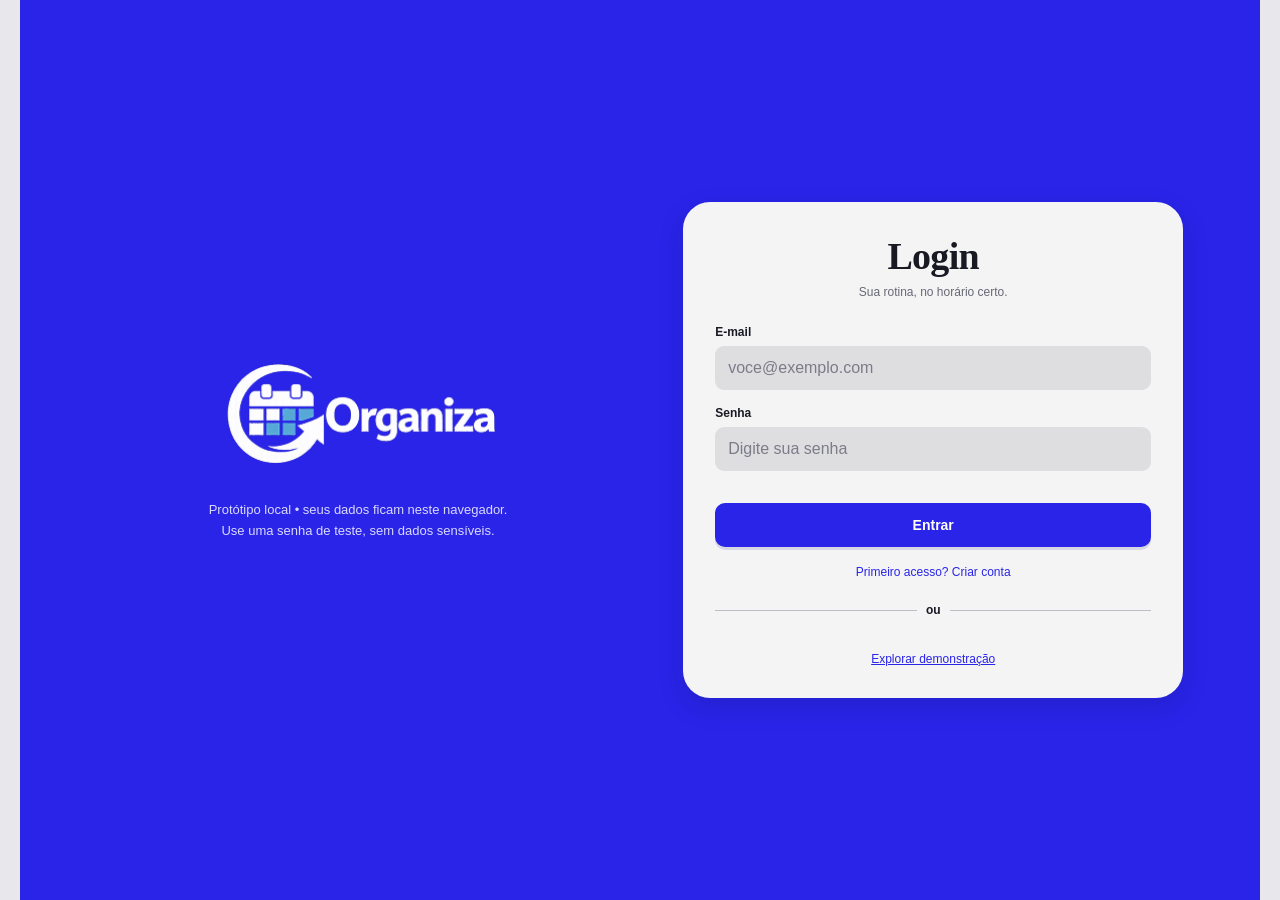
<file: inicio.html>
<!DOCTYPE html>
<html lang="pt-BR">
<head>
  <meta charset="UTF-8">
  <meta name="viewport" content="width=device-width, initial-scale=1, viewport-fit=cover">
  <meta name="theme-color" content="#2924e8">
  <meta name="description" content="Organiza: seus cursos, turmas e horários em um só lugar.">
  <title>Olá! 👋 | Organiza</title>
  <link rel="icon" type="image/png" href="assets/logo.png">
  <link rel="stylesheet" href="style.css?v=desktop-1">
  <script src="dados.js?v=perfis-2" defer></script>
  <script src="app.js?v=perfis-2" defer></script>
</head>
<body data-page="home">
  <div id="app" class="app">
<header class="topbar">
  <div class="brand-row">
    <div class="brand">
  <span class="brand-space">
    <img class="brand-image" src="assets/logo.png" width="278" height="119" alt="Organiza" onerror="this.hidden = true">
  </span>
</div>
    <a class="icon-button" href="avisos.html" aria-label="Ver notificações"><svg aria-hidden="true" viewBox="0 0 24 24"><path d="M18 8a6 6 0 0 0-12 0c0 7-3 7-3 9h18c0-2-3-2-3-9M10 21h4"/></svg><span class="notification-dot" data-notification hidden></span></a>
  </div>
  <h1 id="page-title">Olá! 👋</h1>
  <p class="subtitle">Bem-vindo ao Organiza.</p>
</header>
<main class="content responsive-content">

<section data-manager-only>
  <section class="card manager-notice" id="manager-notice" aria-labelledby="manager-notice-title">
    <h2 id="manager-notice-title">Conflitos de horário</h2>
    <p id="manager-notice-summary">Conferindo os horários...</p>
    <a class="primary" id="manager-notice-link" href="avisos.html">Ver avisos</a>
  </section>
  <div class="section-title"><h2>Resumo geral</h2><span class="badge">Gestor</span></div>
  <div class="metrics"><a class="metric green" href="cursos.html"><svg aria-hidden="true" viewBox="0 0 24 24"><path d="M4 3h14v18H4a2 2 0 0 1-2-2V5a2 2 0 0 1 2-2m0 14h14"/></svg><span>Cursos</span><small><b data-count="courses">0</b> cadastrados</small></a>
<a class="metric pink" href="turmas.html"><svg aria-hidden="true" viewBox="0 0 24 24"><path d="M9 11a4 4 0 1 0 0-8 4 4 0 0 0 0 8M2 21v-3a6 6 0 0 1 12 0v3m3-17a4 4 0 0 1 0 7m1 4a5 5 0 0 1 4 5v1"/></svg><span>Turmas</span><small><b data-count="classes">0</b> ativas</small></a>
<a class="metric yellow" href="colaboradores.html"><svg aria-hidden="true" viewBox="0 0 24 24"><path d="M16 7a4 4 0 1 1-8 0 4 4 0 0 1 8 0M4 21v-2a8 8 0 0 1 16 0v2"/></svg><span>Colaboradores</span><small><b data-count="people">0</b> cadastrados</small></a>
<a class="metric brown" href="salas.html"><svg aria-hidden="true" viewBox="0 0 24 24"><path d="m3 4 6-2 6 3 6-2v17l-6 2-6-3-6 2Zm6-2v17m6-14v17"/></svg><span>Salas</span><small><b data-count="rooms">0</b> disponíveis</small></a>
<a class="metric blue" href="horarios.html"><svg aria-hidden="true" viewBox="0 0 24 24"><path d="M22 12a10 10 0 1 1-20 0 10 10 0 0 1 20 0M12 6v6l4 3"/></svg><span>Horários</span><small><b data-count="lessons">0</b> aulas</small></a>
<a class="metric lime" href="avisos.html"><svg aria-hidden="true" viewBox="0 0 24 24"><path d="M2 12s4-8 10-8 10 8 10 8-4 8-10 8-10-8-10-8M15 12a3 3 0 1 1-6 0 3 3 0 0 1 6 0"/></svg><span>Alterações</span><small><b data-count="history">0</b> atualizações</small></a>
</div>
  <section class="card assistant-card">
  <h3>Testar assistente</h3>
  <a class="prompt-link" href="chat.html"><span>Digite uma mensagem de teste</span><svg aria-hidden="true" viewBox="0 0 24 24"><path d="M4 12h16m-6-6 6 6-6 6"/></svg></a>
</section>

  <p class="save-note"><svg aria-hidden="true" viewBox="0 0 24 24"><path d="m5 12 4 4L19 6"/></svg> Salvamento automático neste navegador</p>
</section>
<section data-reader-only>
  <p class="date-line" id="today-date"></p>
  <p class="schedule-context" id="home-schedule-context"></p>
  <section class="card next-card">
    <p class="eyebrow" id="next-label">Próxima aula</p>
    <h2 id="next-subject"></h2>
    <div id="next-details">
      <div class="detail-bar"><svg aria-hidden="true" viewBox="0 0 24 24"><path d="M22 12a10 10 0 1 1-20 0 10 10 0 0 1 20 0M12 6v6l4 3"/></svg> <span id="next-time"></span></div>
      <div class="detail-bar" id="next-person-row"><svg aria-hidden="true" viewBox="0 0 24 24"><path d="M16 7a4 4 0 1 1-8 0 4 4 0 0 1 8 0M4 21v-2a8 8 0 0 1 16 0v2"/></svg> <span id="next-person"></span></div>
      <div class="detail-bar" id="next-room-row"><svg aria-hidden="true" viewBox="0 0 24 24"><path d="m3 4 6-2 6 3 6-2v17l-6 2-6-3-6 2Zm6-2v17m6-14v17"/></svg> <span id="next-room"></span></div>
    </div>
    <p class="muted" id="next-empty" hidden>Confira as próximas aulas em Meus Horários.</p>
  </section>
  <div class="today-panel">
  <div class="section-title"><h2 id="today-title">Aulas de hoje</h2><span class="badge" id="today-count"></span></div>
  <section class="card">
    <div id="today-lessons"></div>
    <p class="muted" id="today-empty" hidden>Nenhuma aula cadastrada para esta turma.</p>
    <a id="today-schedule-link" class="link-button" href="horarios.html">Conferir completo →</a>
  </section>
  </div>
  <div class="section-title"><h2>Avisos</h2></div>
  <section class="card notice">
  <h3>Alertas <span class="warning">⚠</span></h3>
  <p data-alert-summary>Conferindo os horários...</p>
  <a class="link-button" href="avisos.html">Conferir avisos →</a>
</section>
</section>

</main>
<nav class="bottom-nav" aria-label="Navegação principal">
  <a class="nav-item active" href="inicio.html"  aria-current="page"><svg aria-hidden="true" viewBox="0 0 24 24"><path d="M3 10.5 12 3l9 7.5M5 9v12h5v-6h4v6h5V9"/></svg><span>Início</span></a>
  <a class="nav-item" href="cursos.html" data-manager-only><svg aria-hidden="true" viewBox="0 0 24 24"><path d="M3 7a2 2 0 0 1 2-2h5l2 2h7a2 2 0 0 1 2 2v9a2 2 0 0 1-2 2H5a2 2 0 0 1-2-2z"/></svg><span>Cadastros</span></a>
  <a class="nav-item" href="horarios.html" ><svg aria-hidden="true" viewBox="0 0 24 24"><path d="M7 3v4m10-4v4M4 10h16M6 5h12a2 2 0 0 1 2 2v12a2 2 0 0 1-2 2H6a2 2 0 0 1-2-2V7a2 2 0 0 1 2-2Zm2 9h2m4 0h2m-8 3h2"/></svg><span>Horários</span></a>
  <a class="nav-item" href="assistente.html" data-manager-only>
    <svg aria-hidden="true" viewBox="0 0 24 24"><path d="M7 4h10a4 4 0 0 1 4 4v6a4 4 0 0 1-4 4H9l-5 3v-5a4 4 0 0 1-1-2V8a4 4 0 0 1 4-4Zm1 6h8m-8 4h5"/></svg>
    <span>Assistente</span>
  </a>
  <a class="nav-item" href="ajustes.html" ><svg aria-hidden="true" viewBox="0 0 24 24"><path d="M4 7h16M4 12h16M4 17h16M8 5v4m8 1v4m-6 1v4"/></svg><span>Ajustes</span></a>
</nav>
  </div>
  <dialog id="modal" aria-labelledby="modal-title">
    <div class="modal-head">
      <h2 id="modal-title"></h2>
      <button class="icon-button" data-action="close" aria-label="Fechar"><svg aria-hidden="true" viewBox="0 0 24 24"><path d="m6 6 12 12M6 18 18 6"/></svg></button>
    </div>
    <div id="modal-content"></div>
  </dialog>
  <div id="toast" role="status" aria-live="polite"></div>
<template id="lesson-row-template">
  <div class="lesson-row"><span><svg aria-hidden="true" viewBox="0 0 24 24"><path d="M22 12a10 10 0 1 1-20 0 10 10 0 0 1 20 0M12 6v6l4 3"/></svg><span data-subject></span></span><b data-time></b></div>
</template>

<template id="message-template">
  <p data-message></p>
  <button class="primary full dialog-space" data-action="close">Entendi</button>
</template>
<template id="delete-template">
  <p>Excluir <b data-item-name></b>? <span data-class-warning hidden>As aulas desta turma também serão excluídas. </span>Esta ação não pode ser desfeita.</p>
  <div class="modal-actions">
    <button class="secondary" data-action="close">Cancelar</button>
    <button class="danger" data-confirm-delete>Excluir</button>
  </div>
</template>
<template id="empty-template">
  <div class="empty"><strong data-empty-title></strong><span data-empty-description></span></div>
</template>

</body>
</html>
</file>
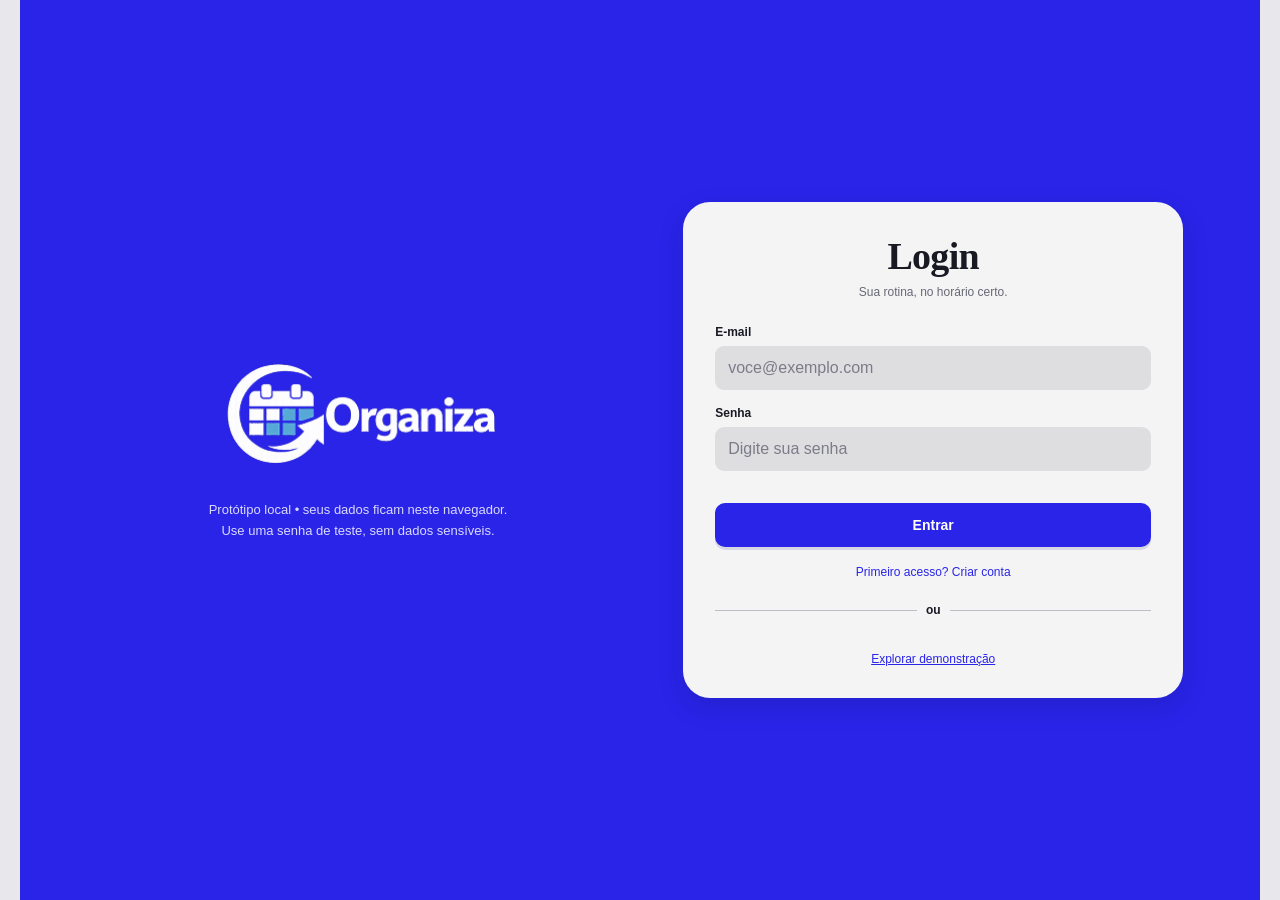
<file: perfis.html>
<!DOCTYPE html>
<html lang="pt-BR">
<head>
  <meta charset="UTF-8">
  <meta name="viewport" content="width=device-width, initial-scale=1, viewport-fit=cover">
  <meta name="theme-color" content="#2924e8">
  <meta name="description" content="Organiza: seus cursos, turmas e horários em um só lugar.">
  <title>Selecione seu Perfil | Organiza</title>
  <link rel="icon" type="image/png" href="assets/logo.png">
  <link rel="stylesheet" href="style.css?v=desktop-2">
  <script src="dados.js?v=perfis-2" defer></script>
  <script src="app.js?v=perfis-2" defer></script>
</head>
<body data-page="profiles">
  <div id="app" class="app">
<main class="profile-screen">
  <header class="profile-header"><div class="brand">
  <span class="brand-space">
    <img class="brand-image" src="assets/logo.png" width="278" height="119" alt="Organiza" onerror="this.hidden = true">
  </span>
</div></header>
  <section class="profile-panel">
    <h1>Selecione seu Perfil</h1>
    <p class="muted">Um espaço para cada parte da sua rotina.</p>
    <article class="card profile-choice">
  <div class="row">
    <div class="avatar"><svg aria-hidden="true" viewBox="0 0 24 24"><path d="M9 11a4 4 0 1 0 0-8 4 4 0 0 0 0 8M2 21v-3a6 6 0 0 1 12 0v3m3-17a4 4 0 0 1 0 7m1 4a5 5 0 0 1 4 5v1"/></svg></div>
    <div><h2>Participante</h2><p>Visualize suas aulas e acompanhe os avisos.</p></div>
  </div>
  <label class="schedule-picker" id="participant-class-choice" hidden>Sua turma<select id="participant-class"></select></label>
  <a class="primary" href="inicio.html" data-role="Participante">Entrar como participante <svg aria-hidden="true" viewBox="0 0 24 24"><path d="M4 12h16m-6-6 6 6-6 6"/></svg></a>
</article>
<article class="card profile-choice">
  <div class="row">
    <div class="avatar"><svg aria-hidden="true" viewBox="0 0 24 24"><path d="M9 11a4 4 0 1 0 0-8 4 4 0 0 0 0 8M2 21v-3a6 6 0 0 1 12 0v3m3-17a4 4 0 0 1 0 7m1 4a5 5 0 0 1 4 5v1"/></svg></div>
    <div><h2>Gestor</h2><p>Gerencie horários, cursos e turmas.</p></div>
  </div>
  <a class="primary" href="inicio.html" data-role="Gestor">Entrar como gestor <svg aria-hidden="true" viewBox="0 0 24 24"><path d="M4 12h16m-6-6 6 6-6 6"/></svg></a>
</article>
<article class="card profile-choice">
  <div class="row">
    <div class="avatar"><svg aria-hidden="true" viewBox="0 0 24 24"><path d="M16 7a4 4 0 1 1-8 0 4 4 0 0 1 8 0M4 21v-2a8 8 0 0 1 16 0v2"/></svg></div>
    <div><h2>Colaborador</h2><p>Veja suas salas e horários de aula.</p></div>
  </div>
  <a class="primary" href="inicio.html" data-role="Colaborador">Entrar como colaborador <svg aria-hidden="true" viewBox="0 0 24 24"><path d="M4 12h16m-6-6 6 6-6 6"/></svg></a>
</article>

  </section>
</main>
  </div>
  <dialog id="modal" aria-labelledby="modal-title">
    <div class="modal-head">
      <h2 id="modal-title"></h2>
      <button class="icon-button" data-action="close" aria-label="Fechar"><svg aria-hidden="true" viewBox="0 0 24 24"><path d="m6 6 12 12M6 18 18 6"/></svg></button>
    </div>
    <div id="modal-content"></div>
  </dialog>
  <div id="toast" role="status" aria-live="polite"></div>


<template id="message-template">
  <p data-message></p>
  <button class="primary full dialog-space" data-action="close">Entendi</button>
</template>
<template id="delete-template">
  <p>Excluir <b data-item-name></b>? <span data-class-warning hidden>As aulas desta turma também serão excluídas. </span>Esta ação não pode ser desfeita.</p>
  <div class="modal-actions">
    <button class="secondary" data-action="close">Cancelar</button>
    <button class="danger" data-confirm-delete>Excluir</button>
  </div>
</template>
<template id="empty-template">
  <div class="empty"><strong data-empty-title></strong><span data-empty-description></span></div>
</template>

</body>
</html>
</file>
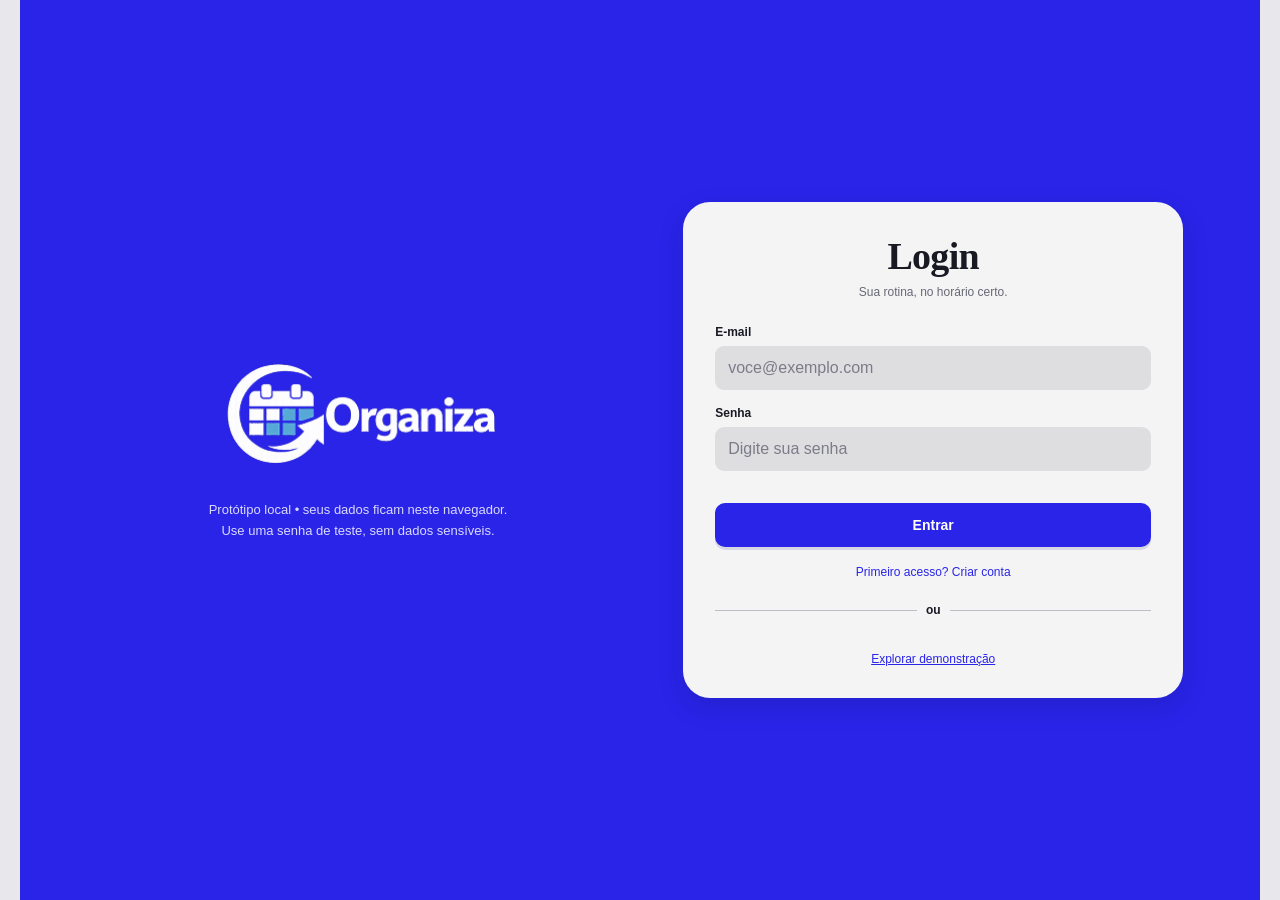
<file: salas.html>
<!DOCTYPE html>
<html lang="pt-BR">
<head>
  <meta charset="UTF-8">
  <meta name="viewport" content="width=device-width, initial-scale=1, viewport-fit=cover">
  <meta name="theme-color" content="#2924e8">
  <meta name="description" content="Organiza: seus cursos, turmas e horários em um só lugar.">
  <title>Salas | Organiza</title>
  <link rel="icon" type="image/png" href="assets/logo.png">
  <link rel="stylesheet" href="style.css?v=desktop-2">
  <script src="dados.js?v=perfis-2" defer></script>
  <script src="app.js?v=perfis-2" defer></script>
</head>
<body data-page="rooms">
  <div id="app" class="app">
<header class="topbar">
  <div class="brand-row">
    <div class="brand">
  <span class="brand-space">
    <img class="brand-image" src="assets/logo.png" width="278" height="119" alt="Organiza" onerror="this.hidden = true">
  </span>
</div>
    <a class="icon-button" href="avisos.html" aria-label="Ver notificações"><svg aria-hidden="true" viewBox="0 0 24 24"><path d="M18 8a6 6 0 0 0-12 0c0 7-3 7-3 9h18c0-2-3-2-3-9M10 21h4"/></svg><span class="notification-dot" data-notification hidden></span></a>
  </div>
  <h1 id="page-title">Salas</h1>
  <p class="subtitle">Espaços prontos para aprender.</p>
</header>
<main class="content">
<nav class="records-nav" aria-label="Tipos de cadastro">
  <a href="cursos.html">Cursos</a>
  <a href="turmas.html">Turmas</a>
  <a href="salas.html" aria-current="page">Salas</a>
  <a href="colaboradores.html">Colaboradores</a>
</nav>

<div class="toolbar">
  <div class="search"><svg aria-hidden="true" viewBox="0 0 24 24"><path d="M16 10a6 6 0 1 1-12 0 6 6 0 0 1 12 0m-2 4 7 7"/></svg><input id="search" type="search" aria-label="Procurar salas" placeholder="Procurar salas…"></div>
  <button class="secondary" data-edit="rooms">+ Nova Sala</button>
</div>

<div id="entity-list" class="stack"></div>

</main>
<nav class="bottom-nav" aria-label="Navegação principal">
  <a class="nav-item" href="inicio.html" ><svg aria-hidden="true" viewBox="0 0 24 24"><path d="M3 10.5 12 3l9 7.5M5 9v12h5v-6h4v6h5V9"/></svg><span>Início</span></a>
  <a class="nav-item active" href="cursos.html" data-manager-only aria-current="location"><svg aria-hidden="true" viewBox="0 0 24 24"><path d="M3 7a2 2 0 0 1 2-2h5l2 2h7a2 2 0 0 1 2 2v9a2 2 0 0 1-2 2H5a2 2 0 0 1-2-2z"/></svg><span>Cadastros</span></a>
  <a class="nav-item" href="horarios.html" ><svg aria-hidden="true" viewBox="0 0 24 24"><path d="M7 3v4m10-4v4M4 10h16M6 5h12a2 2 0 0 1 2 2v12a2 2 0 0 1-2 2H6a2 2 0 0 1-2-2V7a2 2 0 0 1 2-2Zm2 9h2m4 0h2m-8 3h2"/></svg><span>Horários</span></a>
  <a class="nav-item" href="assistente.html" data-manager-only>
    <svg aria-hidden="true" viewBox="0 0 24 24"><path d="M7 4h10a4 4 0 0 1 4 4v6a4 4 0 0 1-4 4H9l-5 3v-5a4 4 0 0 1-1-2V8a4 4 0 0 1 4-4Zm1 6h8m-8 4h5"/></svg>
    <span>Assistente</span>
  </a>
  <a class="nav-item" href="ajustes.html" ><svg aria-hidden="true" viewBox="0 0 24 24"><path d="M4 7h16M4 12h16M4 17h16M8 5v4m8 1v4m-6 1v4"/></svg><span>Ajustes</span></a>
</nav>
  </div>
  <dialog id="modal" aria-labelledby="modal-title">
    <div class="modal-head">
      <h2 id="modal-title"></h2>
      <button class="icon-button" data-action="close" aria-label="Fechar"><svg aria-hidden="true" viewBox="0 0 24 24"><path d="m6 6 12 12M6 18 18 6"/></svg></button>
    </div>
    <div id="modal-content"></div>
  </dialog>
  <div id="toast" role="status" aria-live="polite"></div>
<template id="entity-template">
  <article class="card entity-card">
    <div class="row">
      <div class="avatar" data-entity-icon></div>
      <div class="grow"><h3 data-name></h3><p class="entity-meta" data-description></p></div>
      <a class="icon-button" data-course-link href="turmas.html" aria-label="Ver turmas"><svg aria-hidden="true" viewBox="0 0 24 24"><path d="M4 12h16m-6-6 6 6-6 6"/></svg></a>
    </div>
    <div class="entity-actions" data-manager-only>
  <button class="edit-button" data-edit aria-label="Editar"><svg aria-hidden="true" viewBox="0 0 24 24"><path d="m15 3 6 6M3 21l5-1L21 7l-5-5L3 15Z"/></svg></button>
  <button class="edit-button delete" data-delete aria-label="Excluir"><svg aria-hidden="true" viewBox="0 0 24 24"><path d="M3 6h18M9 6V3h6v3M5 6l1 15h12l1-15M10 10v7m4-7v7"/></svg></button>
</div>
  </article>
</template><template id="edit-template">
  <form id="edit-form">
    <label>Nome da sala<input name="name" type="text" required maxlength="40"></label><label>Capacidade<input name="capacity" type="number" required min="1" max="500"></label>
    <p id="edit-error" class="form-error" role="alert"></p>
    <div class="modal-actions">
      <button type="button" class="secondary" data-action="close">Cancelar</button>
      <button class="primary" type="submit">Salvar</button>
    </div>
  </form>
</template>

<template id="message-template">
  <p data-message></p>
  <button class="primary full dialog-space" data-action="close">Entendi</button>
</template>
<template id="delete-template">
  <p>Excluir <b data-item-name></b>? <span data-class-warning hidden>As aulas desta turma também serão excluídas. </span>Esta ação não pode ser desfeita.</p>
  <div class="modal-actions">
    <button class="secondary" data-action="close">Cancelar</button>
    <button class="danger" data-confirm-delete>Excluir</button>
  </div>
</template>
<template id="empty-template">
  <div class="empty"><strong data-empty-title></strong><span data-empty-description></span></div>
</template>

</body>
</html>
</file>
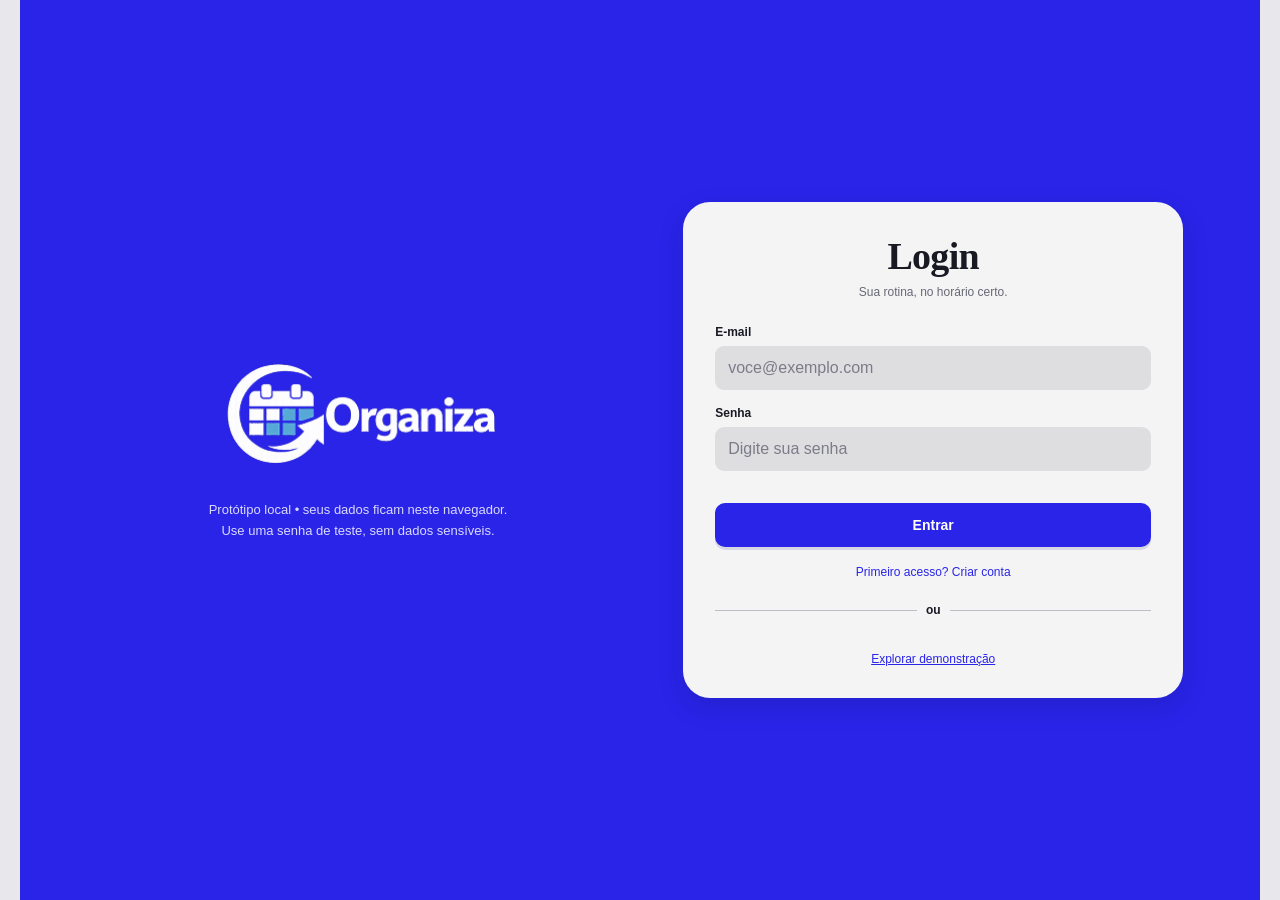
<file: turmas.html>
<!DOCTYPE html>
<html lang="pt-BR">
<head>
  <meta charset="UTF-8">
  <meta name="viewport" content="width=device-width, initial-scale=1, viewport-fit=cover">
  <meta name="theme-color" content="#2924e8">
  <meta name="description" content="Organiza: seus cursos, turmas e horários em um só lugar.">
  <title>Turmas | Organiza</title>
  <link rel="icon" type="image/png" href="assets/logo.png">
  <link rel="stylesheet" href="style.css?v=desktop-2">
  <script src="dados.js?v=perfis-2" defer></script>
  <script src="app.js?v=perfis-2" defer></script>
</head>
<body data-page="classes">
  <div id="app" class="app">
<header class="topbar">
  <div class="brand-row">
    <div class="brand">
  <span class="brand-space">
    <img class="brand-image" src="assets/logo.png" width="278" height="119" alt="Organiza" onerror="this.hidden = true">
  </span>
</div>
    <a class="icon-button" href="avisos.html" aria-label="Ver notificações"><svg aria-hidden="true" viewBox="0 0 24 24"><path d="M18 8a6 6 0 0 0-12 0c0 7-3 7-3 9h18c0-2-3-2-3-9M10 21h4"/></svg><span class="notification-dot" data-notification hidden></span></a>
  </div>
  <h1 id="page-title">Turmas</h1>
  <p class="subtitle">Gerencie todas as turmas cadastradas.</p>
</header>
<main class="content">
<nav class="records-nav" aria-label="Tipos de cadastro">
  <a href="cursos.html">Cursos</a>
  <a href="turmas.html" aria-current="page">Turmas</a>
  <a href="salas.html">Salas</a>
  <a href="colaboradores.html">Colaboradores</a>
</nav>

<div class="toolbar">
  <div class="search"><svg aria-hidden="true" viewBox="0 0 24 24"><path d="M16 10a6 6 0 1 1-12 0 6 6 0 0 1 12 0m-2 4 7 7"/></svg><input id="search" type="search" aria-label="Procurar turmas" placeholder="Procurar turmas…"></div>
  <button class="secondary" data-edit="classes">+ Nova Turma</button>
</div>
<div class="filters">
  <select id="filter-course" aria-label="Filtrar por curso"><option value="">Todos os cursos</option></select>
  <select id="filter-shift" aria-label="Filtrar por turno">
    <option value="">Todos os turnos</option><option>Manhã</option><option>Tarde</option><option>Noite</option><option>Manhã e tarde</option>
  </select>
</div>
<div id="entity-list" class="stack"></div>

</main>
<nav class="bottom-nav" aria-label="Navegação principal">
  <a class="nav-item" href="inicio.html" ><svg aria-hidden="true" viewBox="0 0 24 24"><path d="M3 10.5 12 3l9 7.5M5 9v12h5v-6h4v6h5V9"/></svg><span>Início</span></a>
  <a class="nav-item active" href="cursos.html" data-manager-only aria-current="location"><svg aria-hidden="true" viewBox="0 0 24 24"><path d="M3 7a2 2 0 0 1 2-2h5l2 2h7a2 2 0 0 1 2 2v9a2 2 0 0 1-2 2H5a2 2 0 0 1-2-2z"/></svg><span>Cadastros</span></a>
  <a class="nav-item" href="horarios.html" ><svg aria-hidden="true" viewBox="0 0 24 24"><path d="M7 3v4m10-4v4M4 10h16M6 5h12a2 2 0 0 1 2 2v12a2 2 0 0 1-2 2H6a2 2 0 0 1-2-2V7a2 2 0 0 1 2-2Zm2 9h2m4 0h2m-8 3h2"/></svg><span>Horários</span></a>
  <a class="nav-item" href="assistente.html" data-manager-only>
    <svg aria-hidden="true" viewBox="0 0 24 24"><path d="M7 4h10a4 4 0 0 1 4 4v6a4 4 0 0 1-4 4H9l-5 3v-5a4 4 0 0 1-1-2V8a4 4 0 0 1 4-4Zm1 6h8m-8 4h5"/></svg>
    <span>Assistente</span>
  </a>
  <a class="nav-item" href="ajustes.html" ><svg aria-hidden="true" viewBox="0 0 24 24"><path d="M4 7h16M4 12h16M4 17h16M8 5v4m8 1v4m-6 1v4"/></svg><span>Ajustes</span></a>
</nav>
  </div>
  <dialog id="modal" aria-labelledby="modal-title">
    <div class="modal-head">
      <h2 id="modal-title"></h2>
      <button class="icon-button" data-action="close" aria-label="Fechar"><svg aria-hidden="true" viewBox="0 0 24 24"><path d="m6 6 12 12M6 18 18 6"/></svg></button>
    </div>
    <div id="modal-content"></div>
  </dialog>
  <div id="toast" role="status" aria-live="polite"></div>
<template id="entity-template">
  <article class="card entity-card">
    <div class="row">
      <div class="avatar" data-entity-icon></div>
      <div class="grow"><h3 data-name></h3><p class="entity-meta" data-description></p></div>
      <a class="icon-button" data-course-link href="turmas.html" aria-label="Ver turmas"><svg aria-hidden="true" viewBox="0 0 24 24"><path d="M4 12h16m-6-6 6 6-6 6"/></svg></a>
    </div>
    <div class="entity-actions" data-manager-only>
  <button class="edit-button" data-edit aria-label="Editar"><svg aria-hidden="true" viewBox="0 0 24 24"><path d="m15 3 6 6M3 21l5-1L21 7l-5-5L3 15Z"/></svg></button>
  <button class="edit-button delete" data-delete aria-label="Excluir"><svg aria-hidden="true" viewBox="0 0 24 24"><path d="M3 6h18M9 6V3h6v3M5 6l1 15h12l1-15M10 10v7m4-7v7"/></svg></button>
</div>
  </article>
</template><template id="edit-template">
  <form id="edit-form">
    <label>Nome da turma<input name="name" type="text" required maxlength="60"></label>
<label>Código<input name="code" type="text" required maxlength="20"></label>
<label>Curso<select name="courseId" required></select></label>
<label>Participantes<input name="students" type="number" min="1" max="300"></label>
<label>Turno<select name="shift" required><option value="Manhã">Manhã</option><option value="Tarde">Tarde</option><option value="Noite">Noite</option><option value="Manhã e tarde">Manhã e tarde</option></select></label>
<label>Ano<input name="year" type="number" required min="2020" max="2100"></label>
<label>Sala principal<select name="roomId"></select></label>
    <p id="edit-error" class="form-error" role="alert"></p>
    <div class="modal-actions">
      <button type="button" class="secondary" data-action="close">Cancelar</button>
      <button class="primary" type="submit">Salvar</button>
    </div>
  </form>
</template>

<template id="message-template">
  <p data-message></p>
  <button class="primary full dialog-space" data-action="close">Entendi</button>
</template>
<template id="delete-template">
  <p>Excluir <b data-item-name></b>? <span data-class-warning hidden>As aulas desta turma também serão excluídas. </span>Esta ação não pode ser desfeita.</p>
  <div class="modal-actions">
    <button class="secondary" data-action="close">Cancelar</button>
    <button class="danger" data-confirm-delete>Excluir</button>
  </div>
</template>
<template id="empty-template">
  <div class="empty"><strong data-empty-title></strong><span data-empty-description></span></div>
</template>

</body>
</html>
</file>
<file: style.css>
/* Estilos para celular e adaptações para telas maiores. */
:root {
  --blue:#2924e8;
  --blue-dark:#211bc6;
  --ink:#191924;
  --muted:#686875;
  --paper:#f4f4f5;
  --card:#e2e2e4;
  --line:#d2d2d7;
  --serif:Georgia,'Times New Roman',serif;
  --shadow:0 3px 0 #00000016,0 5px 13px #00000005
}

* {
  box-sizing:border-box
}

body {
  margin:0;
  background:#e8e8ec;
  color:var(--ink);
  font-family:Arial,Helvetica,sans-serif;
  font-size:14px
}

button,input,select,textarea {
  font:inherit
}

button,a,input,select,textarea {
  -webkit-tap-highlight-color:transparent
}

button {
  cursor:pointer
}

button:disabled {
  cursor:not-allowed;
  opacity:.5
}

button:focus-visible,a:focus-visible {
  outline:3px solid #ffbd4b;
  outline-offset:3px
}

input:focus,select:focus,textarea:focus {
  outline:2px solid var(--blue);
  outline-offset:2px
}

button {
  color:inherit
}

h1,h2,h3,p {
  margin:0
}

h1,h2,h3 {
  font-family:var(--serif);
  font-weight:800
}

h1 {
  font-size:30px;
  letter-spacing:-.7px
}

h2 {
  font-size:23px
}

h3 {
  font-size:19px;
  line-height:1.2
}

small {
  font-size:11px
}

svg {
  width:24px;
  height:24px;
  fill:none;
  stroke:currentColor;
  stroke-width:1.7;
  stroke-linecap:round;
  stroke-linejoin:round;
  flex-shrink:0
}

button svg {
  pointer-events:none
}

a {
  color:var(--blue)
}

.app {
  max-width:430px;
  min-height:100dvh;
  margin:auto;
  background:var(--paper);
  position:relative;
  overflow:clip
}

.topbar {
  background:var(--blue);
  color:white;
  padding:20px 20px 35px
}

.brand-row {
  display:flex;
  align-items:center;
  justify-content:space-between;
  margin-bottom:22px
}

.brand {
  display:flex;
  align-items:center;
  font-size:21px;
  letter-spacing:-1.1px;
  font-weight:800;
  color:white;
  text-decoration:none
}

.brand-space {
  display:block;
  width:165px;
  height:auto;
  aspect-ratio:278 / 119;
}

.brand-image {
  display:block;
  width:100%;
  height:100%;
  object-fit:contain;
  object-position:left center;
}

.icon-button {
  background:transparent;
  border:0;
  display:grid;
  place-items:center;
  min-width:44px;
  min-height:44px;
  border-radius:12px;
  position:relative
}

.notification-dot {
  position:absolute;
  top:8px;
  right:8px;
  background:#ffdb58;
  width:7px;
  height:7px;
  border-radius:50%;
  border:1px solid var(--blue)
}

.eyebrow {
  font-size:11px;
  letter-spacing:1.4px;
  text-transform:uppercase;
  margin-bottom:6px;
  opacity:.8
}

.subtitle {
  font-size:12px;
  line-height:1.5;
  margin-top:5px;
  opacity:.86
}

.content {
  position:relative;
  margin-top:-19px;
  border-radius:26px 26px 0 0;
  background:var(--paper);
  padding:22px 18px 108px;
  min-height:calc(100dvh - 158px)
}

.section-title {
  display:flex;
  justify-content:space-between;
  align-items:center;
  gap:8px;
  margin:24px 0 12px
}

.section-title h2 {
  font-size:20px
}

.section-title:first-child {
  margin-top:0
}

.link-button {
  border:0;
  background:transparent;
  color:var(--blue);
  font-size:12px;
  font-weight:bold;
  padding:10px 0
}

.primary,.secondary,.danger {
  border:0;
  border-radius:10px;
  padding:13px 16px;
  min-height:44px;
  font-weight:bold;
  display:flex;
  align-items:center;
  justify-content:center;
  gap:8px
}

.primary {
  background:var(--blue);
  color:white;
  box-shadow:0 3px 0 #17126e20
}

.primary:active {
  background:var(--blue-dark);
  transform:translateY(1px)
}

.secondary {
  background:transparent;
  border:1px solid #bdbcc9;
  color:var(--blue)
}

.danger {
  color:#b52b3c;
  background:#ffe9ed
}

.full {
  width:100%
}

.muted {
  color:var(--muted)
}

.tiny {
  font-size:11px;
  line-height:1.5
}

.card {
  border:1px solid #d8d8dd;
  background:var(--card);
  border-radius:14px;
  padding:16px;
  box-shadow:var(--shadow)
}

.stack {
  display:grid;
  gap:13px
}

.row {
  display:flex;
  align-items:center;
  gap:12px
}

.between {
  justify-content:space-between
}

.grow {
  flex:1;
  min-width:0
}

.badge {
  display:inline-flex;
  align-items:center;
  gap:5px;
  padding:5px 8px;
  border-radius:6px;
  font-size:10px;
  font-weight:bold;
  background:#e8e7ff;
  color:var(--blue)
}

.badge.green {
  background:#e0efdf;
  color:#387443
}

.badge svg {
  width:13px;
  height:13px
}

.avatar {
  width:59px;
  height:59px;
  flex-shrink:0;
  border-radius:50%;
  background:#c9c8e4;
  color:var(--blue);
  display:grid;
  place-items:center
}

.avatar svg {
  width:33px;
  height:33px
}

.avatar.green {
  background:#c4ddc0;
  color:#288a27
}

.avatar.yellow {
  background:#ebe5a7;
  color:#797017
}

.avatar.purple {
  background:#b8b6ed;
  color:#4030e7
}

.avatar.brown {
  background:#c9bdb9;
  color:#5d4a42
}

.avatar.pink {
  background:#e2c5cb;
  color:#714b55
}

.bottom-nav {
  position:fixed;
  bottom:0;
  left:50%;
  transform:translateX(-50%);
  width:100%;
  max-width:430px;
  z-index:10;
  display:flex;
  gap:2px;
  padding:6px 6px calc(6px + env(safe-area-inset-bottom, 0px));
  background:#fff;
  border-top:1px solid #d8d9e3;
  box-shadow:0 -4px 16px #1b174e0a;
}

.nav-item {
  flex:1 1 0;
  min-width:0;
  min-height:52px;
  display:flex;
  flex-direction:column;
  align-items:center;
  justify-content:center;
  gap:4px;
  color:#494953;
  font-size:clamp(9px, 2.65vw, 11px);
  font-weight:600;
  line-height:1.15;
  border-radius:10px;
}

.nav-item.active {
  color:var(--blue);
  background:#eeedff;
}

.nav-item svg {
  width:22px;
  height:22px;
}

.manager-notice {
  background:#fff;
  border:1px solid #d8d9e3;
  margin-bottom:20px;
}

.manager-notice.has-conflicts {
  background:#fff8ee;
  border-color:#edc694;
}

.manager-notice h2 {
  font-size:19px;
}

.manager-notice p {
  color:var(--muted);
  margin:6px 0 12px;
}

.settings-panel {
  padding:0;
  background:#fff;
  border:1px solid #d8d9e3;
}

.settings-profile {
  display:flex;
  align-items:center;
  gap:12px;
  padding:16px;
}

.settings-profile h2 {
  font-size:17px;
}

.settings-profile p {
  color:var(--muted);
  margin-top:3px;
}

.settings-action {
  display:flex;
  align-items:center;
  justify-content:space-between;
  width:100%;
  min-height:52px;
  padding:12px 16px;
  border:0;
  border-top:1px solid #e4e4ec;
  background:transparent;
  color:var(--blue);
  text-align:left;
  text-decoration:none;
  font-weight:600;
}

.settings-action svg {
  width:20px;
  height:20px;
}

.settings-action:focus-visible {
  outline-offset:-3px;
}

.settings-logout {
  color:#a3293d;
}

.date-line {
  font-size:12px;
  border-bottom:1px solid #cdccd5;
  padding-bottom:12px;
  margin-bottom:18px
}

.next-card {
  padding:19px;
  background:#e3e2e9
}

.next-card .eyebrow {
  color:var(--blue);
  font-weight:bold;
  opacity:1
}

.next-card h2 {
  font-size:27px;
  margin:9px 0 15px
}

.detail-bar {
  display:flex;
  align-items:center;
  gap:8px;
  margin-top:6px;
  padding:9px 11px;
  background:var(--blue);
  color:#fff;
  border-radius:6px;
  font-size:12px
}

.detail-bar svg {
  width:16px;
  height:16px
}

.lesson-row {
  display:flex;
  align-items:center;
  justify-content:space-between;
  padding:10px 11px;
  background:var(--blue);
  color:white;
  border-radius:6px;
  font-size:12px;
  margin:5px 0
}

.lesson-row span {
  display:flex;
  align-items:center;
  gap:7px
}

.lesson-row svg {
  width:15px;
  height:15px
}

.notice {
  border-top:3px solid #c4c1ff
}

.notice p {
  font-size:12px;
  line-height:1.7
}

.notice h3 {
  font-size:16px;
  margin-bottom:9px
}

.weekdays {
  display:flex;
  gap:7px;
  margin-bottom:20px
}

.day {
  flex:1;
  min-height:37px;
  border:0;
  border-radius:20px;
  background:#e1e1e7;
  color:#6f6b9c;
  font-size:12px
}

.day.active {
  background:var(--blue);
  color:white
}

.period {
  color:var(--muted);
  font-size:12px;
  margin:14px 0 10px
}

.lesson-card {
  padding:13px
}

.lesson-card h3 {
  font-size:19px
}

.lesson-time {
  font-size:20px;
  margin-top:5px
}

.lesson-meta {
  display:flex;
  justify-content:space-between;
  align-items:center;
  margin-top:9px;
  font-size:11px;
  color:#555463
}

.text-action {
  background:none;
  border:0;
  color:var(--blue);
  padding:10px 0 10px 8px;
  font-size:11px;
  white-space:nowrap
}

.metrics {
  display:grid;
  grid-template-columns:repeat(3,1fr);
  gap:9px
}

.metric {
  border:0;
  text-align:left;
  min-height:106px;
  border-radius:11px;
  padding:12px 10px;
  display:flex;
  flex-direction:column;
  align-items:flex-start;
  gap:7px;
  box-shadow:var(--shadow)
}

.metric svg {
  width:29px;
  height:29px
}

.metric span {
  font-size:12px;
  font-weight:bold
}

.metric small {
  font-size:10px
}

.metric.green {
  background:#c4d9c6
}

.metric.pink {
  background:#e4c9ce
}

.metric.yellow {
  background:#eae399
}

.metric.brown {
  background:#c7bcb9
}

.metric.blue {
  background:#4940ee;
  color:white
}

.metric.lime {
  background:#9ed58b
}

.assistant-card {
  margin:24px 0;
  border:1px solid #c8c5ef
}

.assistant-card h3 {
  font-size:17px;
  margin-bottom:12px
}

.prompt-link {
  width:100%;
  background:var(--blue);
  color:white;
  border:0;
  border-radius:8px;
  display:flex;
  justify-content:space-between;
  align-items:center;
  padding:13px;
  font-size:12px;
  text-align:left
}

.prompt-link svg {
  width:18px
}

.alert-count {
  color:var(--blue);
  font-weight:bold
}

.toolbar {
  display:flex;
  gap:8px;
  margin-bottom:12px
}

.search {
  position:relative;
  flex:1;
  min-width:0
}

.search svg {
  position:absolute;
  left:12px;
  top:12px;
  width:18px;
  height:18px;
  color:#666
}

.search input {
  padding-left:37px
}

.toolbar .secondary {
  font-size:12px;
  padding:8px 10px;
  white-space:nowrap
}

.toolbar .secondary svg {
  width:17px
}

.filters {
  display:flex;
  gap:7px;
  margin-bottom:18px
}

.filters select {
  font-size:11px;
  padding:8px;
  min-width:0;
  flex:1
}

.field,input,select,textarea {
  width:100%;
  background:#e0e0e3;
  border:1px solid transparent;
  border-radius:9px;
  padding:12px;
  color:var(--ink);
  min-height:44px
}

input::placeholder,textarea::placeholder {
  color:#7c7c89
}

.entity-card {
  padding:14px 13px 10px
}

.entity-card h3 {
  font-size:18px;
  overflow-wrap:anywhere
}

.entity-meta {
  font-size:11px;
  line-height:1.65;
  color:#585863;
  margin-top:4px
}

.entity-actions {
  display:flex;
  justify-content:flex-end;
  gap:7px;
  margin-top:6px
}

.edit-button {
  border:1px solid #ada7f3;
  color:var(--blue);
  border-radius:6px;
  background:#ffffff45;
  width:44px;
  height:32px;
  display:grid;
  place-items:center
}

.edit-button.delete {
  border-color:#e7a4ac;
  color:#c13c4d
}

.edit-button svg {
  width:15px;
  height:15px
}

.empty {
  padding:35px 15px;
  text-align:center;
  color:var(--muted);
  line-height:1.7
}

.empty svg {
  width:34px;
  height:34px;
  margin-bottom:10px
}

.empty strong {
  display:block;
  color:var(--ink)
}

.auth {
  background:var(--blue);
  min-height:100dvh;
  padding:47px 26px 40px;
  display:flex;
  flex-direction:column;
  justify-content:center;
  gap:25px;
  position:relative
}

.auth:before {
  content:'';
  position:absolute;
  top:30%;
  left:0;
  right:0;
  height:36%;
  background:var(--paper);
  border-radius:0 55px 55px 0
}

.auth .brand {
  font-size:34px;
  position:relative;
  justify-content:center
}

.auth .brand-space {
  width:240px;
}

.auth .brand-image {
  object-position:center;
}

.auth-card {
  position:relative;
  background:var(--paper);
  padding:29px 26px;
  border-radius:27px;
  box-shadow:0 9px 25px #1110542b
}

.auth-card h1 {
  text-align:center;
  font-size:38px;
  margin-bottom:7px
}

.auth-card>.muted {
  text-align:center;
  margin-bottom:26px;
  font-size:12px
}

.auth form {
  display:grid;
  gap:16px
}

label {
  display:grid;
  gap:7px;
  font-size:12px;
  font-weight:bold
}

.auth input {
  background:#dedee1;
  font-weight:normal
}

.divider {
  display:flex;
  align-items:center;
  gap:9px;
  margin:24px 0 17px;
  font-size:12px;
  font-weight:bold
}

.divider:before,.divider:after {
  content:'';
  height:1px;
  background:#bdbdc7;
  flex:1
}

.social {
  border:1px solid #e5e5e9;
  background:white;
  box-shadow:var(--shadow);
  width:100%;
  border-radius:12px;
  min-height:47px;
  display:flex;
  align-items:center;
  justify-content:center;
  gap:13px;
  margin:10px 0;
  font-size:12px
}

.social img {
  height:22px;
  width:22px;
  object-fit:contain
}

.social-image {
  width:22px;
  height:22px;
  flex-shrink:0;
  display:flex;
  align-items:center;
  justify-content:center;
  overflow:hidden;
}

/* Os PNGs do Figma incluem margens transparentes. Centraliza o símbolo
   em 22 px, preservando a imagem exportada e sua proporção original. */
.social-image img {
  width:calc(22px * 113 / 39);
  height:auto;
  flex-shrink:0;
}

.social-image img[src$="telefone.png"] {
  width:calc(22px * 107 / 32);
}

.auth-foot {
  font-size:11px;
  text-align:center;
  color:#dad9ff;
  position:relative;
  line-height:1.6
}

.auth-switch {
  border:0;
  background:transparent;
  color:var(--blue);
  font-size:12px;
  text-decoration:underline;
  width:100%;
  padding:18px 0 0
}

.form-error {
  font-size:12px;
  color:#b22e46;
  line-height:1.4
}

.profile-screen {
  min-height:100dvh
}

.profile-header {
  background:var(--blue);
  border-radius:0 0 28px 28px;
  padding:35px 20px
}

.profile-header .brand {
  justify-content:center;
  font-size:29px
}

.profile-panel {
  margin:23px;
  padding:24px 18px;
  background:#f9f9fa;
  border-radius:24px;
  box-shadow:0 4px 16px #00000015
}

.profile-panel h1 {
  font-size:26px;
  text-align:center;
  margin-bottom:7px
}

.profile-panel>p {
  text-align:center;
  font-size:12px;
  margin-bottom:22px
}

.profile-choice {
  margin-top:16px
}

.profile-choice .avatar {
  color:#333
}

.profile-choice h2 {
  font-size:20px
}

.profile-choice p {
  font-size:12px;
  line-height:1.5;
  margin-top:5px;
  color:#62626b
}

.profile-choice .primary {
  margin-top:14px;
  font-size:12px;
  width:100%
}

.profile-footer {
  text-align:center;
  margin-top:16px;
  font-size:11px;
  color:var(--muted)
}

.settings-form {
  display:grid;
  gap:16px
}

.settings-form input,.settings-form select {
  background:white;
  font-weight:normal
}

.settings-group {
  margin-top:22px
}

.setting-button {
  width:100%;
  display:flex;
  gap:10px;
  align-items:center;
  background:var(--card);
  border:0;
  border-bottom:1px solid #c9c9d0;
  text-align:left;
  padding:16px;
  border-radius:8px;
  margin:5px 0;
  font-size:13px
}

.setting-button svg {
  width:20px;
  color:var(--blue)
}

.ai-intro {
  text-align:center;
  margin-bottom:24px
}

.ai-intro h2 {
  font-size:23px;
  color:var(--blue)
}

.ai-intro p {
  font-size:12px;
  line-height:1.6;
  margin:9px auto;
  max-width:280px
}

.ai-hero .avatar {
  background:#d0ccff
}

.ai-hero h3 {
  font-family:Arial,sans-serif;
  font-size:17px
}

.ai-hero p {
  font-size:12px;
  line-height:1.6;
  margin:7px 0 10px
}

.chat-content {
  padding-bottom:170px;
  min-height:calc(100dvh - 140px)
}

.chat-tag {
  text-align:center;
  margin-bottom:22px;
  color:var(--muted);
  font-size:11px
}

.bubble {
  max-width:91%;
  padding:15px;
  border-radius:15px;
  background:#dfdfe4;
  font-size:13px;
  line-height:1.6;
  white-space:pre-wrap;
  margin-bottom:15px;
  overflow-wrap:anywhere
}

.bubble.user {
  margin-left:auto;
  background:#e0deff;
  border-bottom-right-radius:4px
}

.bubble.assistant {
  border-bottom-left-radius:4px
}

.bubble .primary {
  margin-top:12px;
  font-size:12px;
  white-space:normal
}

.chat-form {
  position:fixed;
  bottom:80px;
  left:50%;
  transform:translateX(-50%);
  display:flex;
  gap:8px;
  width:calc(100% - 32px);
  max-width:398px;
  padding:8px;
  background:var(--paper);
  border:1px solid var(--line);
  border-radius:15px;
  z-index:12;
  box-shadow:0 0 16px #00000006
}

.chat-form input {
  background:#e4e4e8;
  border-radius:9px;
  font-size:12px;
  min-width:0
}

.chat-form button {
  padding:10px;
  min-width:44px
}

.chat-form button svg {
  width:19px
}

.examples {
  display:grid;
  gap:9px;
  margin-bottom:20px
}

.example {
  padding:13px;
  border:1px solid #cbc8f1;
  border-radius:10px;
  color:var(--blue);
  background:#eeedff;
  text-align:left;
  font-size:12px;
  line-height:1.5
}

.alert-card h3 {
  font-size:18px;
  margin-bottom:9px
}

.alert-card p {
  font-size:12px;
  line-height:1.6
}

.alert-card .secondary {
  margin-top:12px;
  font-size:12px
}

.save-note {
  color:#4e7156;
  font-size:11px;
  text-align:center;
  margin-top:15px
}

.list-heading {
  display:flex;
  align-items:center;
  gap:10px;
  margin-bottom:18px
}

.list-heading .secondary {
  margin-left:auto;
  font-size:12px
}

.list-heading span {
  font-size:12px;
  color:var(--muted)
}

dialog {
  border:0;
  border-radius:22px;
  padding:24px;
  width:calc(100% - 32px);
  max-width:398px;
  background:var(--paper);
  box-shadow:0 16px 60px #00000040;
  max-height:88dvh;
  overflow:auto
}

dialog::backdrop {
  background:#16143380;
  backdrop-filter:blur(3px)
}

.modal-head {
  display:flex;
  align-items:center;
  justify-content:space-between;
  margin-bottom:17px
}

.modal-head h2 {
  font-size:23px
}

.modal-head button {
  margin:-10px -10px -10px 0
}

dialog form {
  display:grid;
  gap:14px
}

dialog input,dialog select {
  background:white;
  font-weight:normal
}

dialog .modal-actions {
  display:flex;
  gap:9px;
  margin-top:10px
}

dialog .modal-actions>* {
  flex:1
}

dialog p {
  line-height:1.7;
  font-size:13px
}

dialog dl {
  display:grid;
  grid-template-columns:100px 1fr;
  gap:14px;
  font-size:13px
}

dialog dt {
  color:var(--muted)
}

dialog dd {
  margin:0;
  overflow-wrap:anywhere
}

#toast {
  position:fixed;
  bottom:102px;
  left:50%;
  transform:translate(-50%,15px);
  width:max-content;
  max-width:calc(100% - 44px);
  padding:13px 18px;
  border-radius:11px;
  background:#20202c;
  color:white;
  font-size:12px;
  opacity:0;
  pointer-events:none;
  z-index:100;
  transition:.2s;
  box-shadow:0 5px 20px #00000025
}

#toast.visible {
  opacity:1;
  transform:translate(-50%,0)
}

@media(prefers-reduced-motion:reduce) {
  * {
    scroll-behavior:auto!important;
    transition:none!important
  }

}

/* Evita o zoom automático ao preencher formulários no iPhone. */
input, select, textarea, .filters select, .chat-form input {
  font-size: 16px;
}



/* Links entre os arquivos HTML usam o mesmo visual dos botões. */
[hidden] {
  display:none !important;
}

a.primary,a.secondary,a.nav-item,a.metric,a.icon-button,a.prompt-link,a.link-button,a.auth-switch {
  text-decoration:none;
}

a.icon-button,a.metric {
  color:inherit;
}

a.auth-switch {
  display:block;
  text-align:center;
}

.social {
  width:100%;
}

.entity-meta,.alert-card p,.history-text {
  white-space:pre-line;
}

.schedule-picker {
  margin-bottom:18px;
}

.dialog-space {
  margin-top:20px;
}

.history-text {
  font-size:13px;
  line-height:1.6;
}

.history-date {
  margin-top:8px;
}

.ai-foot {
  margin-top:20px;
  text-align:center;
}

.warning {
  color:#a87600;
}

.save-note svg {
  width:12px;
  height:12px;
  vertical-align:middle;
}



.records-nav {
  display:grid;
  grid-template-columns:repeat(2, minmax(0, 1fr));
  gap:6px;
  padding:6px;
  margin-bottom:16px;
  background:#e9e9ef;
  border-radius:13px;
}

.records-nav a {
  display:grid;
  place-items:center;
  min-height:44px;
  padding:5px;
  border-radius:9px;
  color:var(--ink);
  text-decoration:none;
  font-weight:600;
}

.records-nav a[aria-current="page"] {
  background:#fff;
  color:var(--blue);
  box-shadow:0 1px 3px #24204f20;
}

.schedule-context {
  color:var(--muted);
  font-weight:600;
  margin-bottom:12px;
}

.room-visit {
  display:flex;
  gap:12px;
  align-items:flex-start;
  background:#fff;
  border:1px solid var(--line);
}

.room-visit-icon {
  display:grid;
  place-items:center;
  width:44px;
  height:44px;
  flex:none;
  border-radius:12px;
  background:#eeedff;
  color:var(--blue);
}

.room-visit h3 {
  font:700 19px/1.25 Arial, Helvetica, sans-serif;
}

.room-visit p {
  margin-top:4px;
}

.room-visit-class {
  color:var(--muted);
  font-size:12px;
}

.today-panel > .section-title:first-child {
  margin-top:24px;
}

@media (min-width: 900px) {
  .app:has(> .content) {
    display:grid;
    grid-template-columns:200px minmax(0, 1fr);
    grid-template-rows:auto 1fr;
    max-width:1440px;
    overflow:visible;
  }

  .app:has(> .content) > .topbar {
    grid-column:1 / -1;
    padding:22px 36px 28px;
  }

  .app:has(> .content) > .topbar .brand-row {
    margin-bottom:12px;
  }

  .app:has(> .content) > .topbar h1 {
    font-size:38px;
  }

  .app:has(> .content) > .topbar .subtitle {
    font-size:14px;
  }

  .app:has(> .content) > .bottom-nav {
    grid-area:2 / 1;
    position:sticky;
    top:0;
    left:auto;
    bottom:auto;
    transform:none;
    align-self:start;
    flex-direction:column;
    gap:6px;
    padding:24px 14px;
    border:0;
    border-radius:0 0 16px 0;
    box-shadow:none;
  }

  .app:has(> .content) > .bottom-nav .nav-item {
    flex:0 0 auto;
    flex-direction:row;
    justify-content:flex-start;
    padding:0 12px;
    gap:10px;
    font-size:14px;
  }

  .content {
    grid-area:2 / 2;
    min-width:0;
    min-height:0;
    margin:0;
    border-radius:0;
    padding:28px clamp(24px, 3.5vw, 52px) 52px;
  }

  [data-page="home"] .metrics {
    gap:16px;
  }

  [data-page="home"] .metric {
    padding:18px;
  }

  [data-page="home"] .manager-notice .primary {
    width:fit-content;
  }

  [data-page="home"] .content > [data-reader-only] {
    display:grid;
    grid-template-columns:minmax(0, 2fr) minmax(0, 3fr);
    grid-template-rows:auto auto auto 1fr;
    align-items:start;
    column-gap:24px;
  }

  [data-page="home"] .today-panel {
    grid-area:1 / 2 / span 4;
    min-width:0;
  }

  [data-page="home"] .today-panel > .section-title:first-child {
    margin-top:0;
  }

  [data-page="schedule"] .schedule-picker {
    max-width:360px;
  }

  [data-page="schedule"] .day {
    min-height:44px;
    font-size:14px;
  }

  #lesson-list {
    grid-template-columns:repeat(2, minmax(0, 1fr));
    gap:16px;
  }

  #lesson-list > .empty {
    grid-column:1 / -1;
  }

  #lesson-list > .card {
    min-width:0;
    padding:18px;
  }

  #lesson-list [data-subject] {
    overflow-wrap:anywhere;
  }

  [data-page="notices"] .content:has(> [data-manager-only]:not([hidden])) {
    display:grid;
    grid-template-columns:minmax(0, 1fr) minmax(0, 1fr);
    align-content:start;
    align-items:start;
    gap:24px;
  }
}

@media (min-width: 1280px) {
  [data-page="home"] .content .metrics {
    grid-template-columns:repeat(6, minmax(0, 1fr));
  }

  #lesson-list {
    grid-template-columns:repeat(3, minmax(0, 1fr));
  }
}

@media (min-width: 900px) {
  .content:has(> .records-nav) .records-nav {
    grid-template-columns:repeat(4, minmax(0, 1fr));
  }

  .content:has(> .records-nav) .toolbar {
    gap:12px;
  }

  .content:has(> .records-nav) .filters {
    max-width:640px;
  }

  #entity-list {
    grid-template-columns:repeat(2, minmax(0, 1fr));
    gap:16px;
  }

  #entity-list > .empty {
    grid-column:1 / -1;
  }

  #entity-list > .entity-card {
    min-width:0;
    padding:18px;
    overflow-wrap:anywhere;
  }

  [data-page="settings"] .settings-panel {
    max-width:760px;
  }

  [data-page="ai"] .content {
    display:grid;
    grid-template-columns:repeat(2, minmax(0, 1fr));
    align-content:start;
    align-items:start;
    gap:24px;
  }

  [data-page="ai"] .content > .ai-intro,
  [data-page="ai"] .content > .notice {
    grid-column:1 / -1;
  }

  [data-page="ai"] .ai-intro {
    text-align:left;
    margin:0;
  }

  [data-page="ai"] .ai-intro p {
    font-size:14px;
    max-width:none;
    margin:8px 0 0;
  }

  [data-page="ai"] .content > .assistant-card {
    margin:0;
  }

  [data-page="chat"] .chat-content {
    display:flex;
    flex-direction:column;
    gap:12px;
  }

  .chat-content > * {
    width:100%;
    max-width:840px;
    align-self:center;
  }

  .chat-content .chat-tag {
    width:fit-content;
  }

  .chat-content #messages {
    flex:1;
  }

  .chat-content .bubble {
    max-width:min(76%, 640px);
  }

  .chat-content .chat-form {
    position:sticky;
    left:auto;
    bottom:16px;
    transform:none;
    width:100%;
    max-width:840px;
  }

  .app:has(> .auth),
  .app:has(> .profile-screen) {
    max-width:1240px;
  }

  .auth {
    display:grid;
    grid-template-columns:minmax(0, 1fr) minmax(0, 500px);
    grid-template-rows:1fr auto auto 1fr;
    align-items:center;
    align-content:center;
    gap:22px clamp(24px, 5vw, 84px);
    padding:40px clamp(36px, 6vw, 96px);
  }

  .auth::before {
    display:none;
  }

  .auth > .brand {
    grid-area:2 / 1;
  }

  .auth .brand-space {
    width:min(100%, 280px);
  }

  .auth > .auth-card {
    grid-area:1 / 2 / span 4;
    padding:32px;
  }

  .auth > .auth-foot {
    grid-area:3 / 1;
    font-size:13px;
  }

  .profile-header {
    padding-inline:48px;
  }

  .profile-panel {
    display:grid;
    grid-template-columns:repeat(3, minmax(0, 1fr));
    gap:16px;
    margin:36px;
    padding:32px;
  }

  .profile-panel > h1,
  .profile-panel > p {
    grid-column:1 / -1;
  }

  .profile-choice {
    display:flex;
    flex-direction:column;
    gap:16px;
    min-width:0;
    margin:0;
  }

  .profile-choice .primary {
    margin-top:auto;
  }

  dialog {
    max-width:540px;
  }
}

@media (min-width: 1280px) {
  #entity-list {
    grid-template-columns:repeat(3, minmax(0, 1fr));
  }
}
</file>
